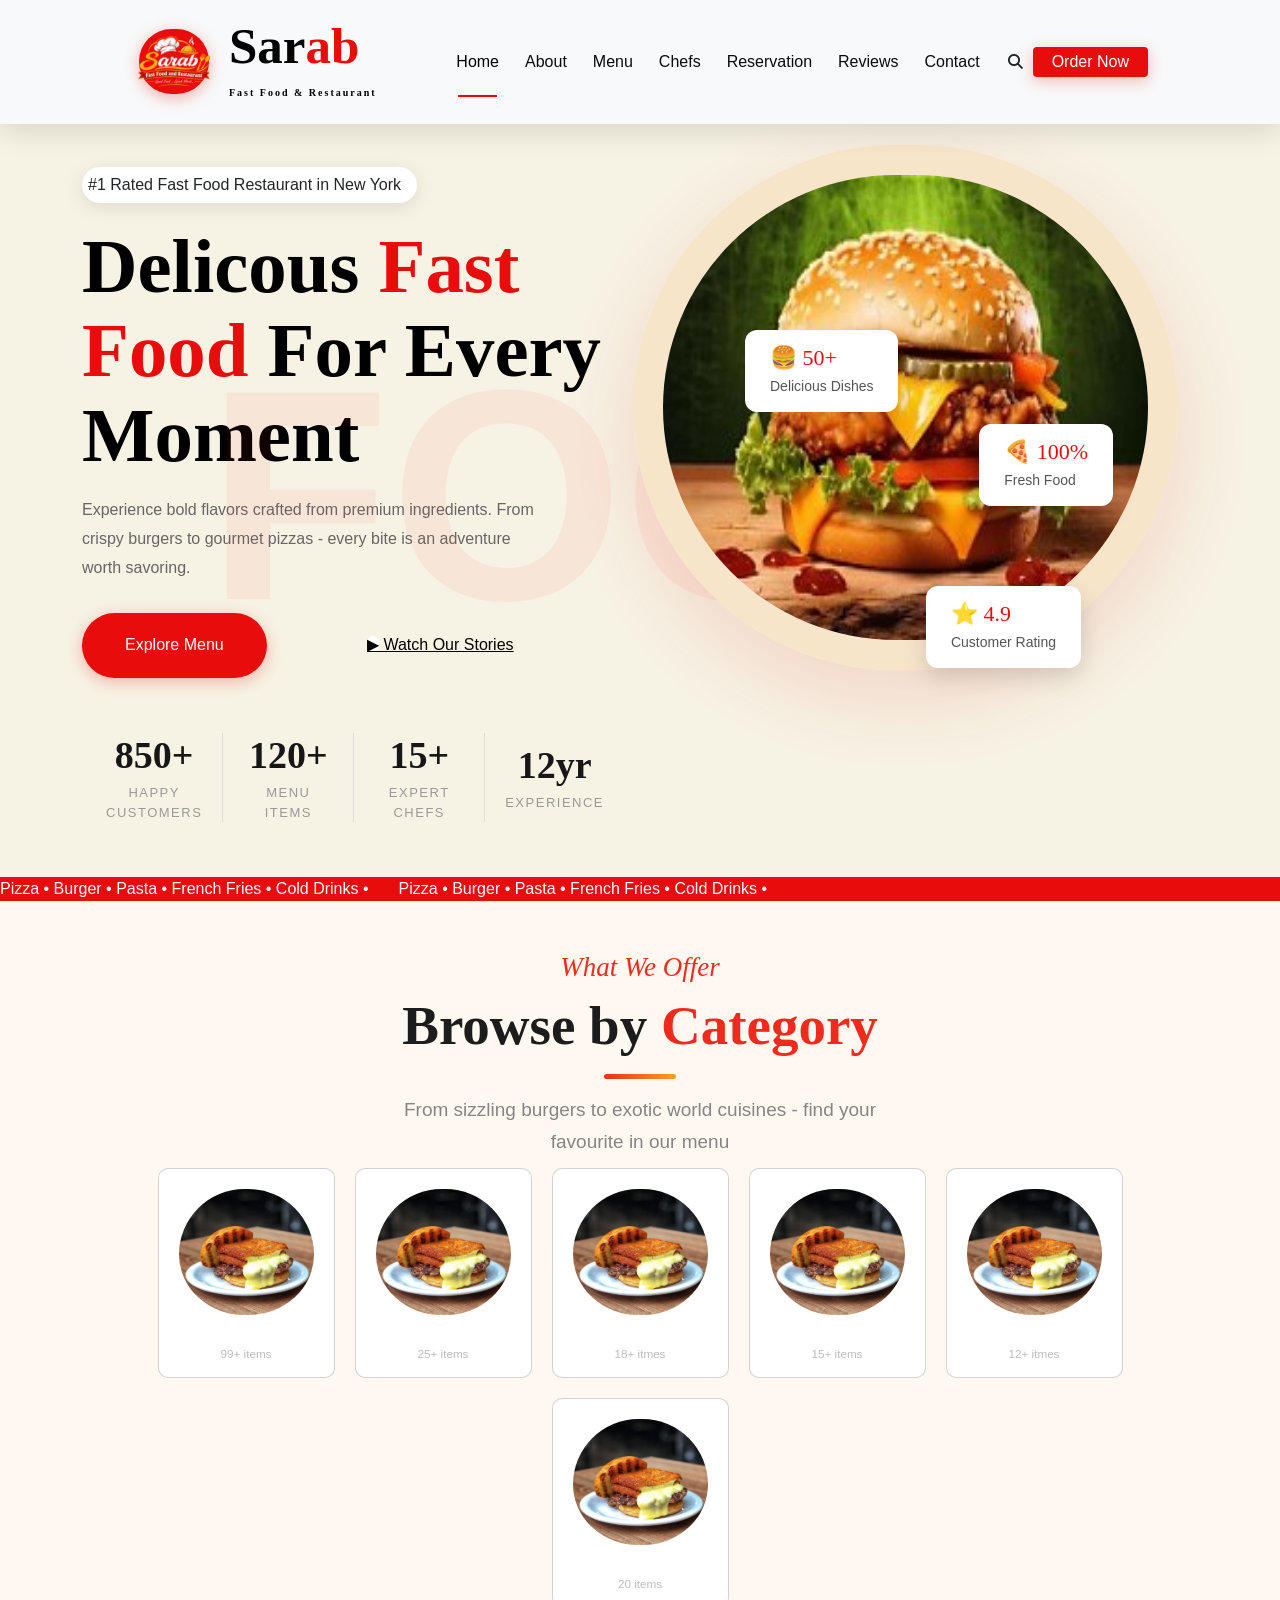
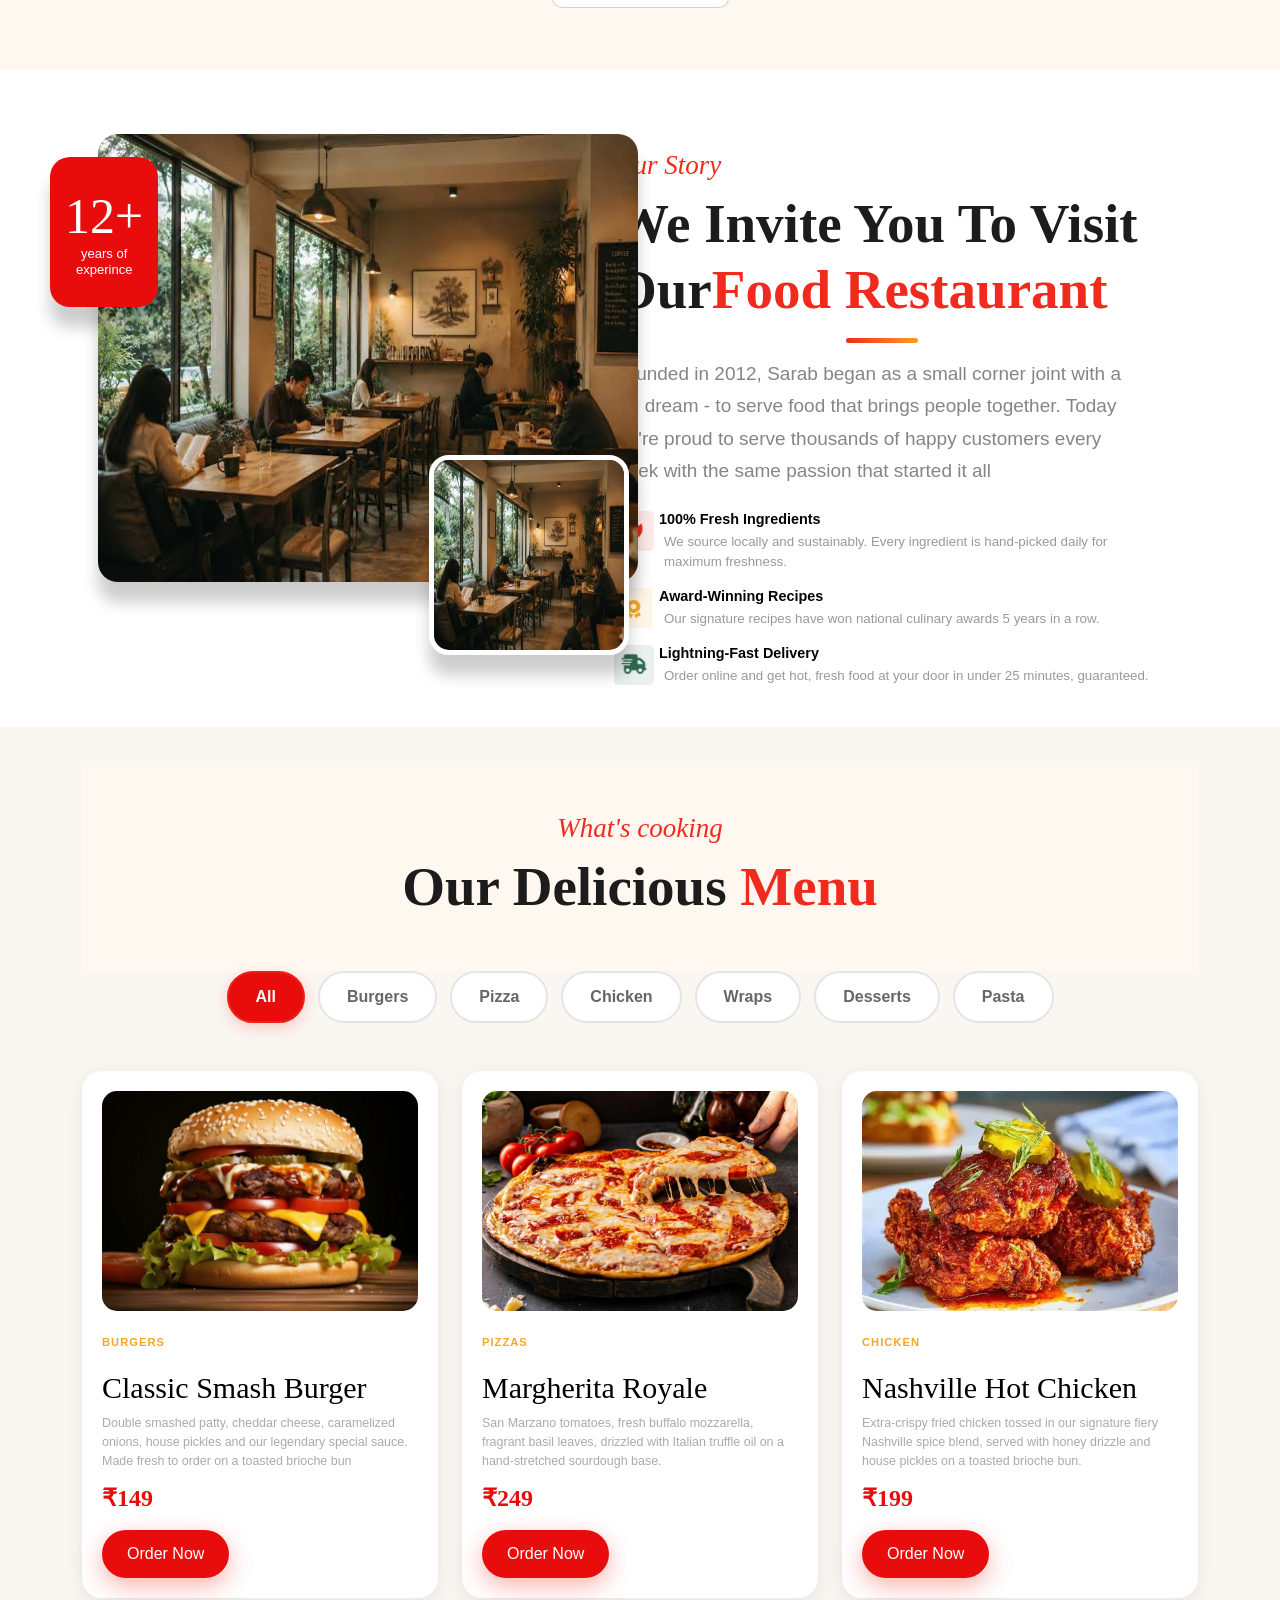
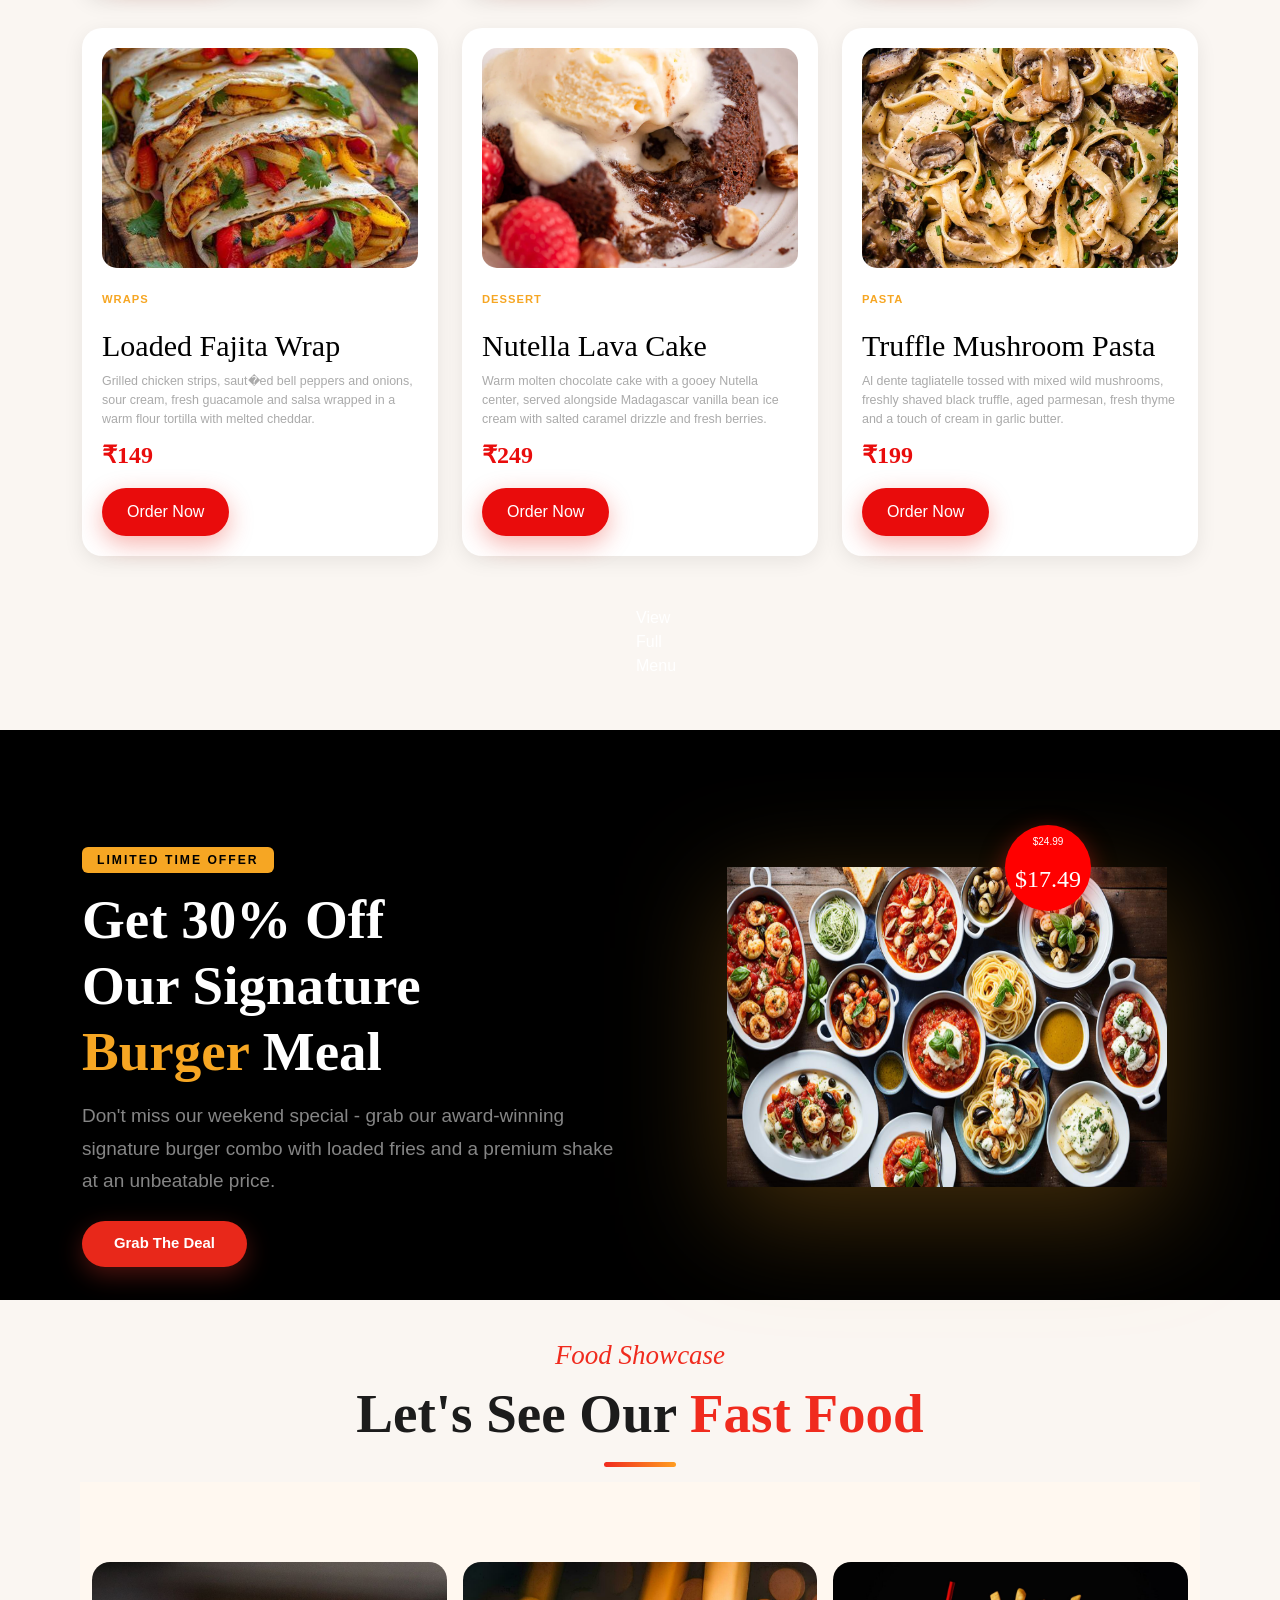
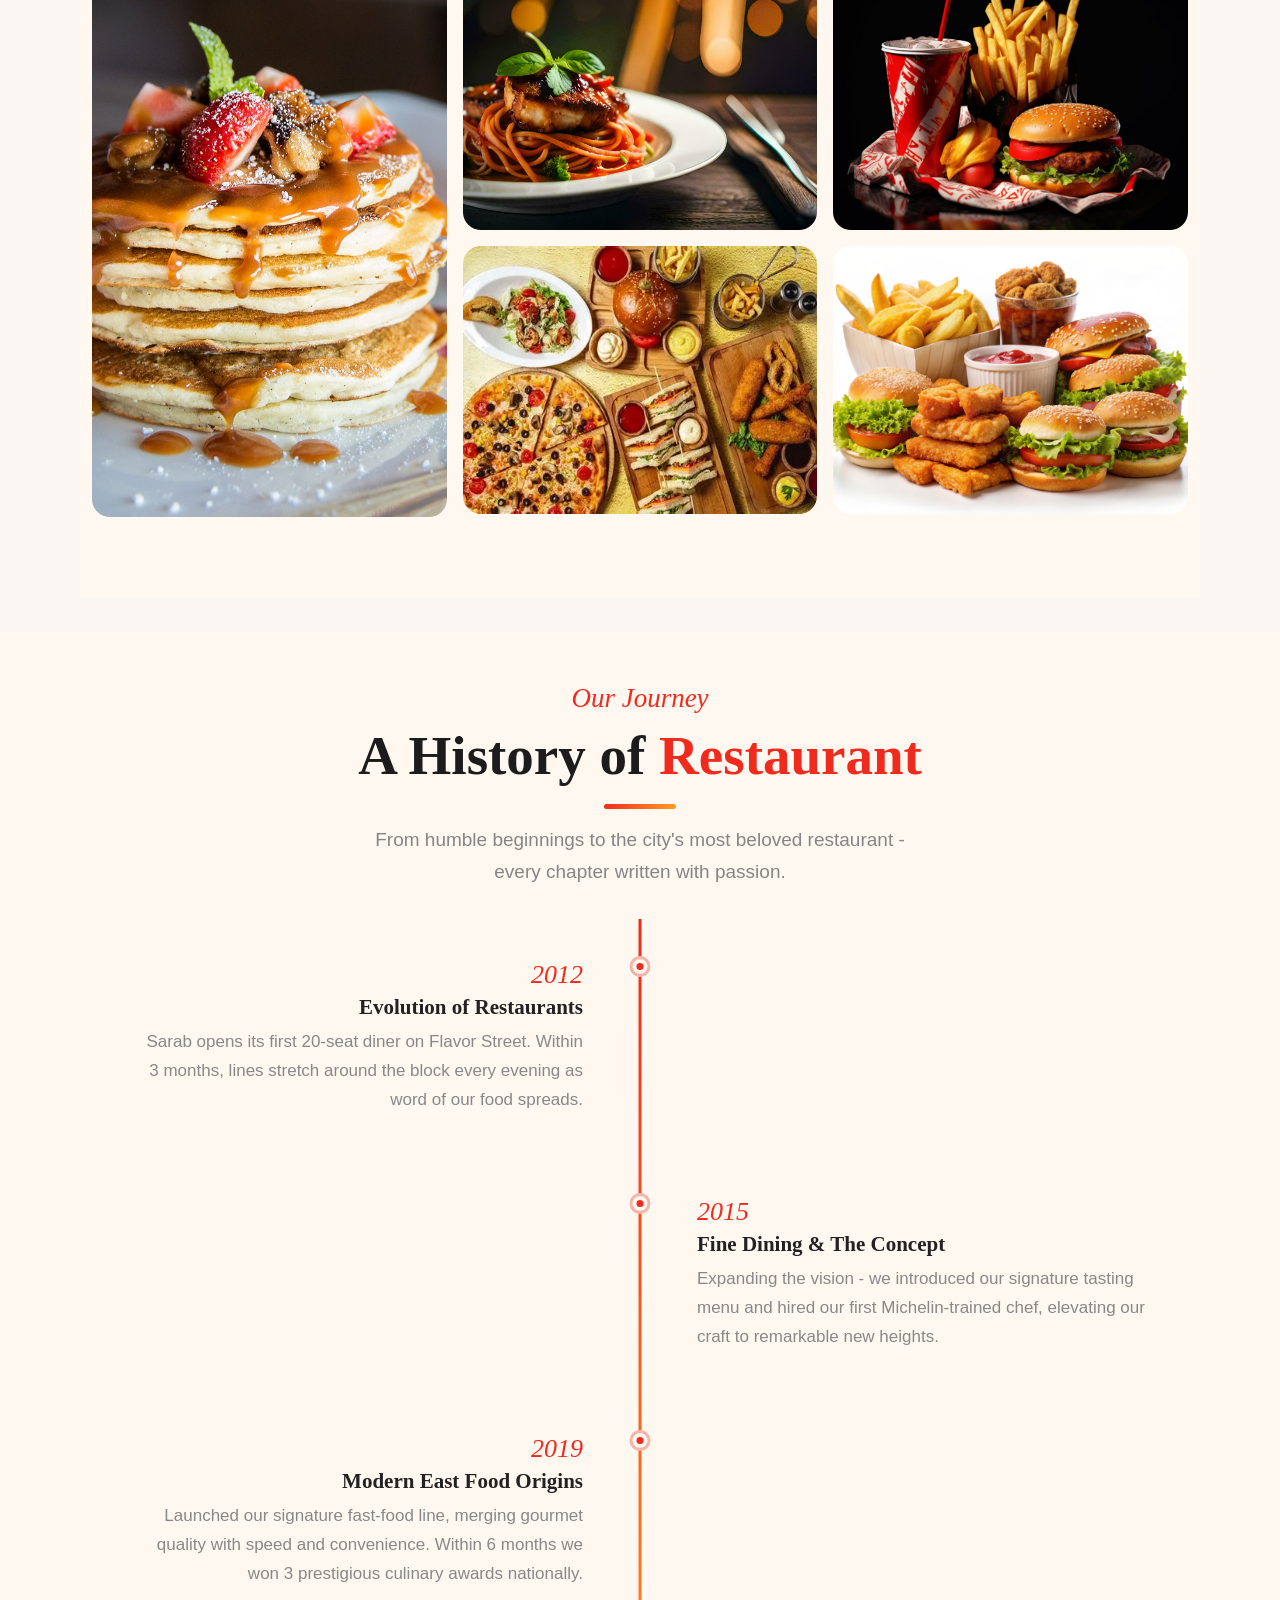
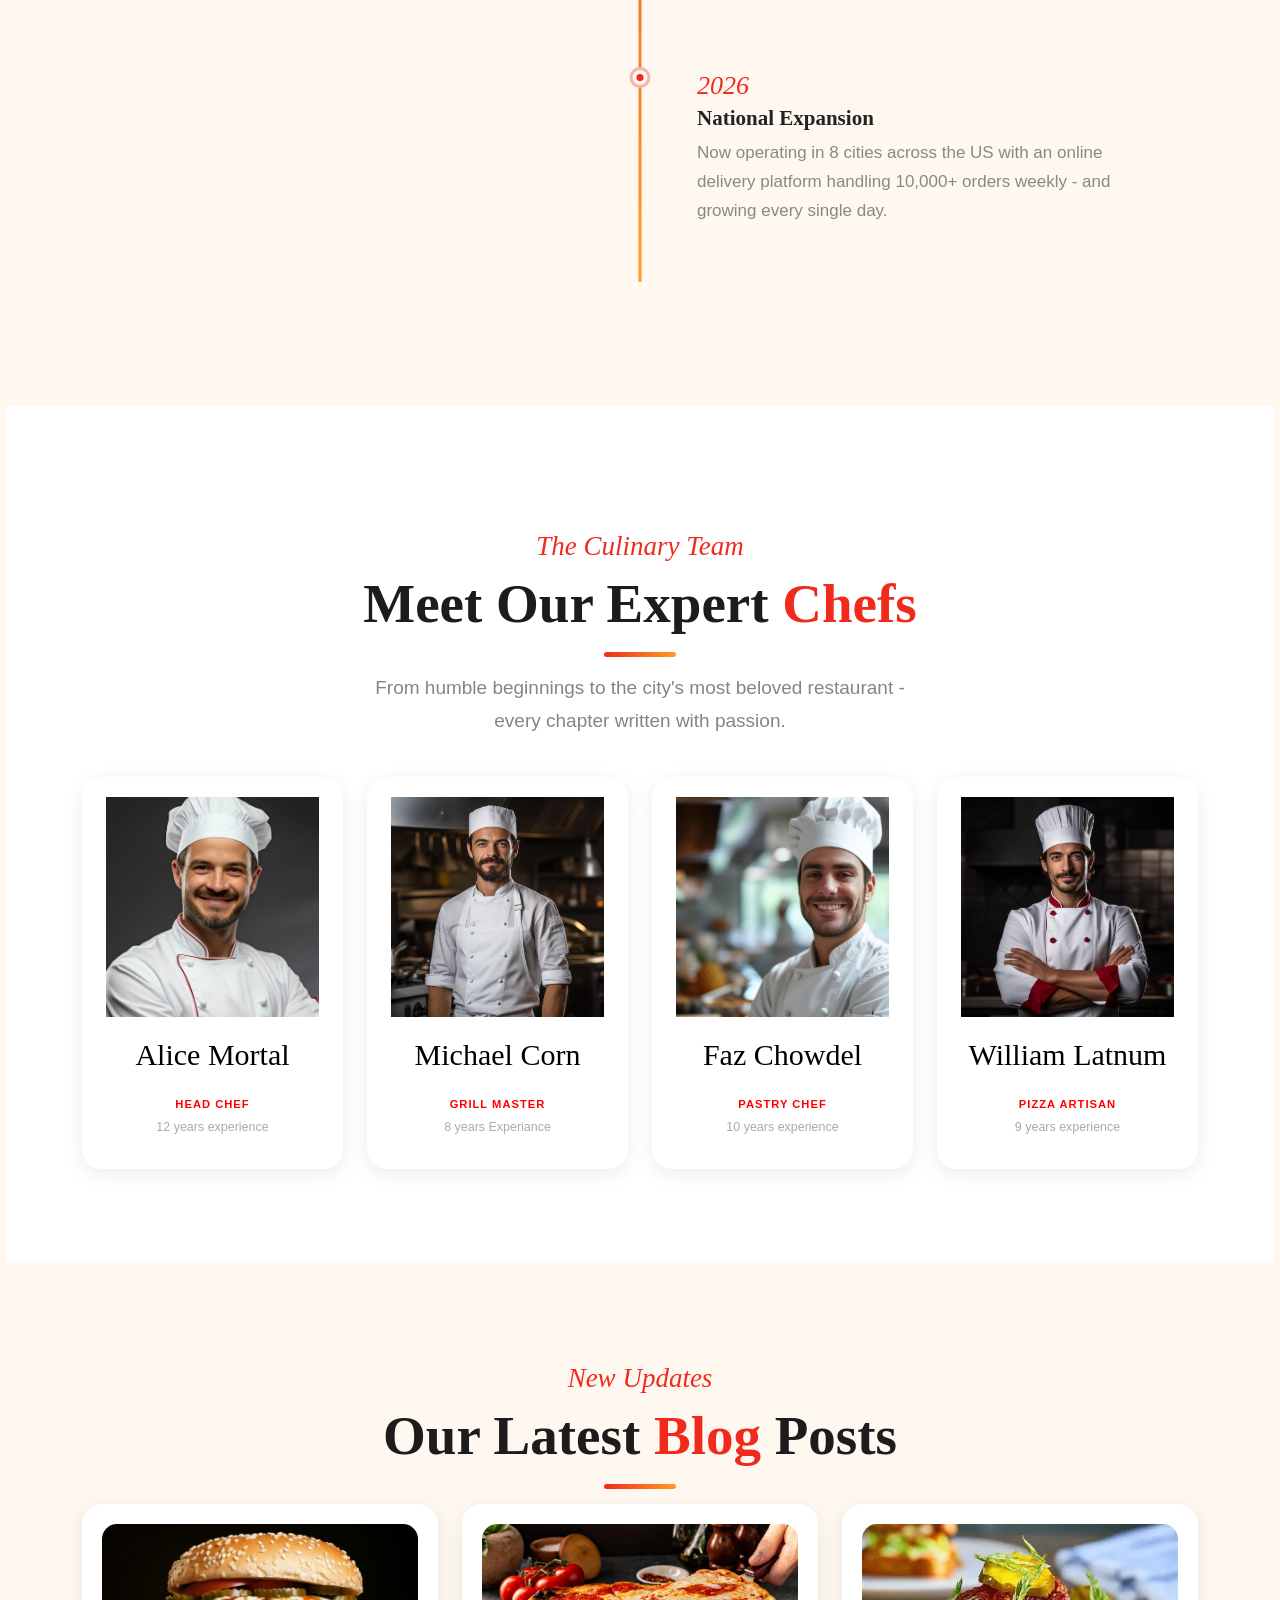
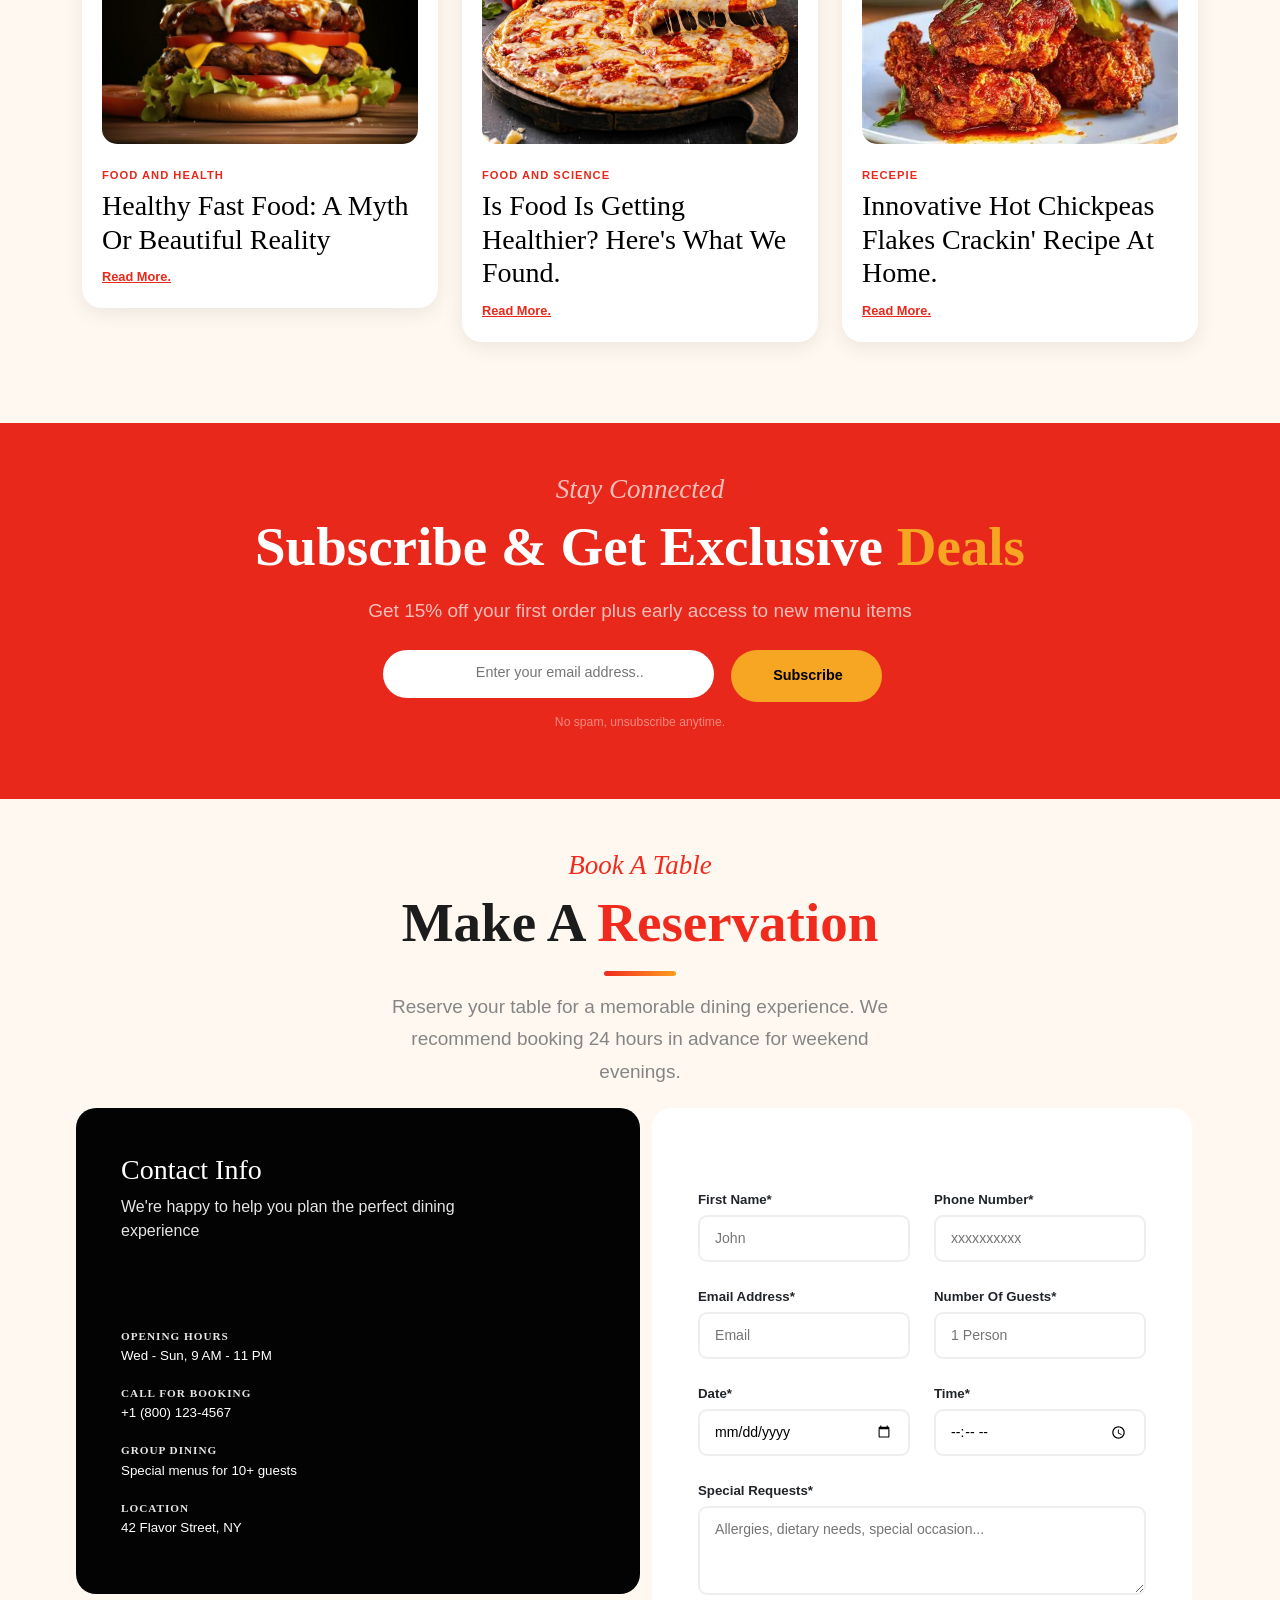
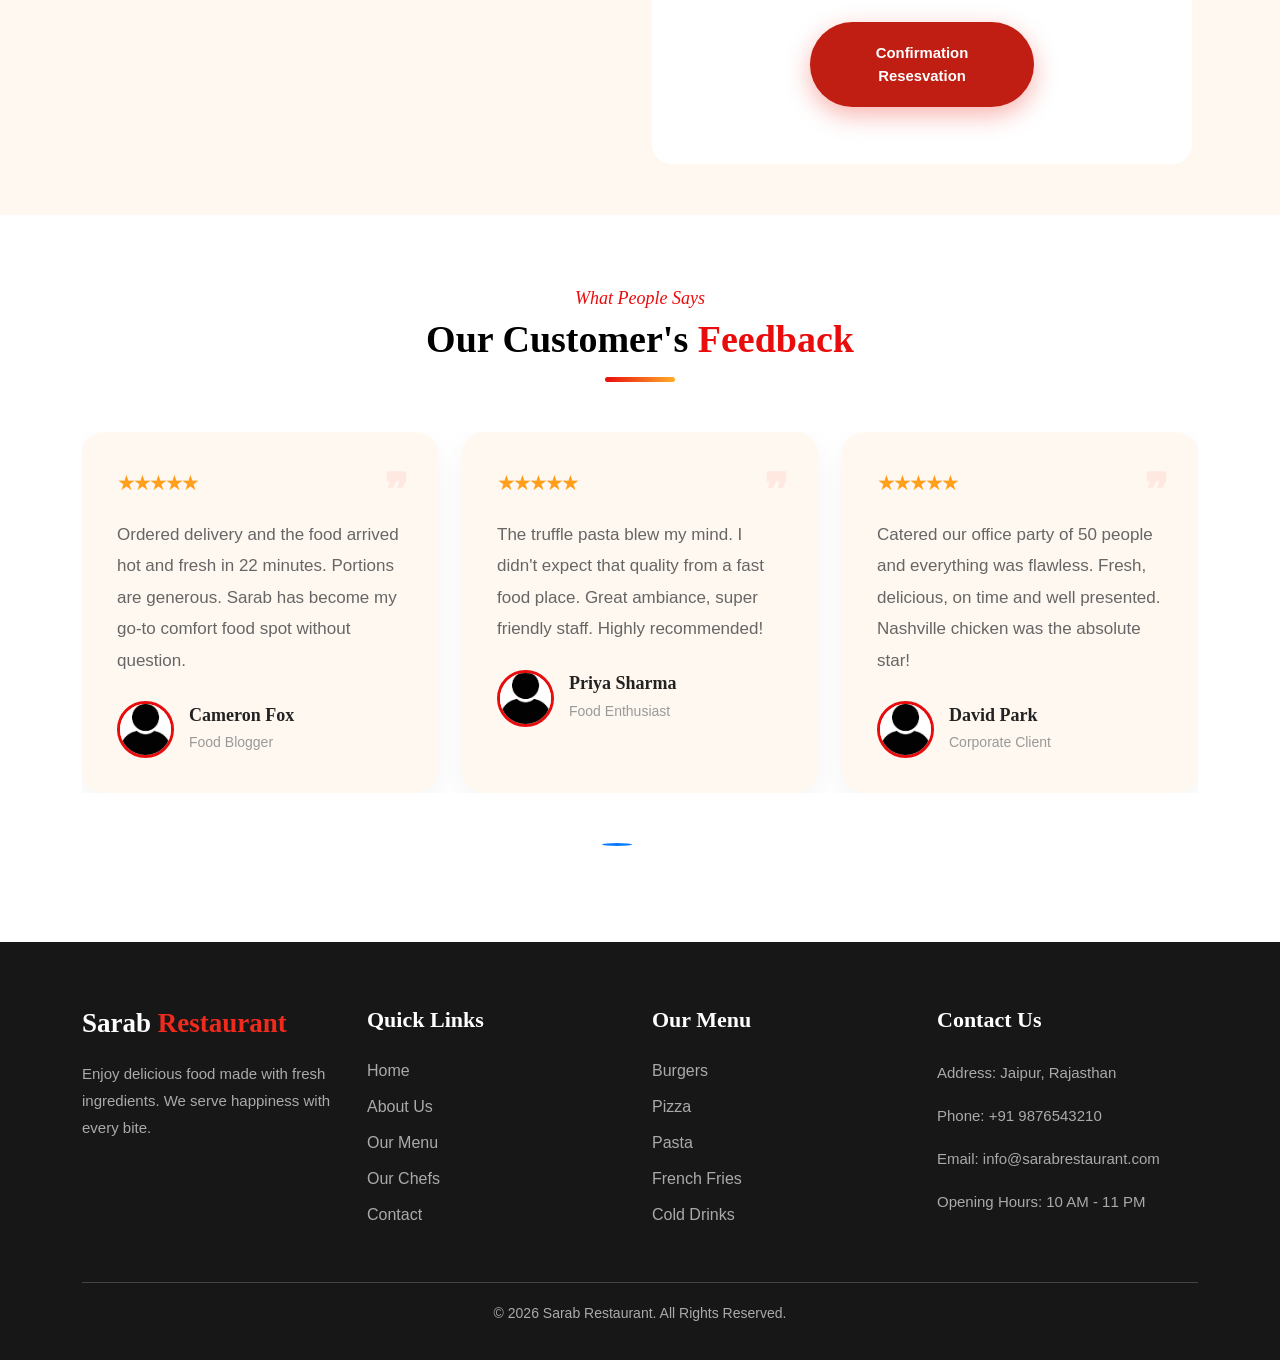
<file: index.html>
<!DOCTYPE html>
<html lang="en">

<head>
    <meta charset="UTF-8">
    <meta name="viewport" content="width=device-width, initial-scale=1.0">
    <title>sarab fast food & restaurant</title>
    <link href="https://cdn.jsdelivr.net/npm/bootstrap@5.0.2/dist/css/bootstrap.min.css" rel="stylesheet"
        integrity="sha384-EVSTQN3/azprG1Anm3QDgpJLIm9Nao0Yz1ztcQTwFspd3yD65VohhpuuCOmLASjC" crossorigin="anonymous">
    <link rel="stylesheet" href="https://cdnjs.cloudflare.com/ajax/libs/font-awesome/6.5.0/css/all.min.css">
    <link rel="stylesheet" href="foodpage.css">
</head>

<body>
    <header>
        <!--navbar-->
        <section>

            <nav id="navbar" class="navbar navbar-expand-lg navbar-light bg-light">
                <div class="container">
                    <a class="navbar-brand" href="#home">
                        <img src="Sarab Fast Food Logo.png" alt="Logo">
                    </a>

                    <div class="navbar-text-container">
                        <a href="#home">Sar<span>ab</span></a>
                        <p>Fast Food & Restaurant</p>
                    </div>
                    <button class="navbar-toggler" type="button" data-bs-toggle="collapse" data-bs-target="#navbarNav"
                        aria-controls="navbarNav" aria-expanded="false" aria-label="Toggle navigation">
                        <span class="navbar-toggler-icon"></span>
                    </button>
                    <div class="collapse navbar-collapse" id="navbarNav">
                        <ul class="navbar-nav navbar-links ms-auto">
                            <li class="nav-item">
                                <a class="nav-link active" aria-current="page" href="#home">Home</a>
                            </li>
                            <li class="nav-item">
                                <a class="nav-link" href="#about">About</a>
                            </li>
                            <li class="nav-item">
                                <a class="nav-link" href="#menu">Menu</a>
                            </li>
                            <li class="nav-item">
                                <a class="nav-link" href="#chefs">Chefs</a>
                            </li>
                            <li class="nav-item">
                                <a class="nav-link" href="#reservation">Reservation</a>
                            </li>
                            <li class="nav-item">
                                <a class="nav-link" href="#reviews">Reviews</a>
                            </li>
                            <li class="nav-item">
                                <a class="nav-link" href="#contact">Contact</a>
                            </li>
                        </ul>

                        <div class="search-box">
                            <i class="fa-solid fa-magnifying-glass"></i>
                        </div>
                        <div class="order-now">
                            <a href="#menu">Order Now</a>
                        </div>
                    </div>
            </nav>
            </div>

        </section>
    </header>


    <section id="home">

        <div class="container">
            <div class="background-text">
                FOOD
            </div>
            <div class="row align-items-center">
                <div class="col-12 col-md-6">

                    <p class="title1">#1 Rated Fast Food Restaurant in New York</p>


                    <h1 class="title">Delicous
                        <span>Fast</span> <span>Food</span> 
                        For Every <br>
                        Moment 
                    </h1>

                    <p class="title2">Experience bold flavors crafted from premium ingredients. From crispy burgers to
                        gourmet pizzas - every bite is an adventure worth savoring.</p>
                    <div class="row align-items-center">

                        <div class="col-6">
                            <a href="#menu">
                                <button class="redbutton">
                                    Explore Menu
                                </button>
                            </a>
                        </div>

                        <div class="col-6">
                            <a href="#services" class="watch">
                                <span class="play">▶</span>
                                Watch Our Stories
                            </a>
                        </div>
                    </div>
                    <section class="stats-section">

                        <div class="stats-box">
                            <h2>850+</h2>
                            <p>HAPPY CUSTOMERS</p>
                        </div>

                        <div class="stats-box">
                            <h2>120+</h2>
                            <p>MENU ITEMS</p>
                        </div>

                        <div class="stats-box">
                            <h2>15+</h2>
                            <p>EXPERT CHEFS</p>
                        </div>

                        <div class="stats-box">
                            <h2>12yr</h2>
                            <p>EXPERIENCE</p>
                        </div>

                    </section>
                </div>
                <div class="col-12 col-md-6 image-section">
                    <img class="img-fluid" src="image1.jpg" alt="Food Image">

                    <!-- Box 1 -->
                    <div class="floating-box box-one">
                        <h3>🍔 50+</h3>
                        <p>Delicious Dishes</p>
                    </div>

                    <!-- Box 2 -->
                    <div class="floating-box box-two">
                        <h3>⭐ 4.9</h3>
                        <p>Customer Rating</p>
                    </div>

                    <!-- Box 3 -->
                    <div class="floating-box box-three">
                        <h3>🍕 100%</h3>
                        <p>Fresh Food</p>
                    </div>
                </div>
            </div>
    </section>

    <!--marquee-->
    <section id="marquee">
        <div class="marquee">
            <div class="marquee-content">
                <span>Pizza • Burger • Pasta • French Fries • Cold Drinks •</span>
                <span>Pizza • Burger • Pasta • French Fries • Cold Drinks •</span>
            </div>
        </div>
    </section>

    <!--what we offer-->
    <section id="card">
        <div class="container">
            <div class="category-section">
                <p class="category-subtitle">What We Offer</p>

                <h1>Browse by <span>Category</span></h1>

                <div class="category-line"></div>

                <p class="category-description">
                    From sizzling burgers to exotic world cuisines - find your
                    <br>
                    favourite in our menu
                </p>

                <!--card-->
                <div class="row g3 justify-content-center">
                    <div class="card col-12 col-sm-12 col-md-4 col-lg-4">
                        <img src="foodimage1.jpg" alt="Avatar">
                        <div class="container">
                            <h4><b>All Items</b></h4>
                            <p>99+ items</p>
                        </div>
                    </div>
                    <div class="card col-12 col-sm-6 col-md-6 col-lg-6">
                        <img src="foodimage1.jpg" alt="Avatar">
                        <div class="container">
                            <h4><b>Burger</b></h4>
                            <p>25+ items</p>
                        </div>
                    </div>
                    <div class="card col-12 col-sm-6 col-md-6 col-lg-6">
                        <img src="foodimage1.jpg" alt="Avatar">
                        <div class="container">
                            <h4><b>Pizza</b></h4>
                            <p>18+ itmes</p>
                        </div>
                    </div>
                    <div class="card col-12 col-sm-6 col-md-6 col-lg-6">
                        <img src="foodimage1.jpg" alt="Avatar">
                        <div class="container">
                            <h4><b>Fried Chicken</b></h4>
                            <p>15+ items</p>
                        </div>
                    </div>
                    <div class="card col-12 col-sm-6 col-md-6 col-lg-6">
                        <img src="foodimage1.jpg" alt="Avatar">
                        <div class="container">
                            <h4><b>Wraps</b></h4>
                            <p>12+ itmes</p>
                        </div>
                    </div>
                    <div class="card col-12 col-sm-6 col-md-6 col-lg-6">
                        <img src="foodimage1.jpg" alt="Avatar">
                        <div class="container">
                            <h4><b>Desserts</b></h4>
                            <p>20 items</p>
                        </div>
                    </div>
                </div>
            </div>
        </div>
    </section>

    <!--about-->
    <section id="about">
        <div class="container">
            <div class="row align-items-center">

                <div class="story col-12 col-sm-6 col-md-6 col-lg-6">
                    <img src="cafe1.jpg" alt="cafe">
                    <h2 class="exp"><span>12+</span><br>years of <br>experince</h2>

                    <img class="img2" src="cafe1.jpg" alt="cafe">
                </div>

                <div class="story-section col-12 col-sm-6 col-md-6 col-lg-6">
                    <p class="category-subtitle">Our Story</p>

                    <h1>We Invite You To Visit Our<span>Food Restaurant</span></h1>

                    <div class="category-line"></div>

                    <p class="category-description">
                        Founded in 2012, Sarab began as a small corner joint with a big dream - to serve food that
                        brings people together. Today we're proud to serve thousands of happy customers every week with
                        the same passion that started it all
                    </p>
                    <br>


                    <div class="sub-section">
                        <img src="leaf.png" alt="leaf">
                        <h4> 100% Fresh Ingredients</h4>
                        <p>We source locally and sustainably. Every ingredient is hand-picked daily for maximum
                            freshness.
                        </p>

                        <img src="ribbon.png" alt="leaf">
                        <h4> Award-Winning Recipes</h4>
                        <p>Our signature recipes have won national culinary awards 5 years in a row.
                        </p>

                        <img src="car.png" alt="leaf">
                        <h4> Lightning-Fast Delivery</h4>
                        <p>Order online and get hot, fresh food at your door in under 25 minutes, guaranteed.
                        </p>

                    </div>

                </div>
            </div>
        </div>

    </section>

    <!--menu-->
    <section id="menu">
        <div class="container">
            <div class="category-section">
                <p class="category-subtitle">What's cooking</p>

                <h1>Our Delicious
                    <span>Menu</span>
                </h1>
            </div>



            <div class="menu-filter">

                <button class="filter-btn active" data-f="all">All</button>
                <button class="filter-btn" data-f="Burgers">Burgers</button>
                <button class="filter-btn" data-f="Pizza">Pizza</button>
                <button class="filter-btn" data-f="Chicken">Chicken</button>
                <button class="filter-btn" data-f="Wraps">Wraps</button>
                <button class="filter-btn" data-f="Desserts">Desserts</button>
                <button class="filter-btn" data-f="Pasta">Pasta</button>

            </div>


            <br><br>

            <div class="row d-flex">


                <div class="col-lg-4 col-md-6 col-12 menu-item Burgers">
                    <div class="menu-card">
                        <img src="burger.jpg" alt="Burger">
                        <p>Burgers</p>
                        <h3>Classic Smash Burger</h3>
                        <h5>Double smashed patty, cheddar cheese, caramelized onions, house pickles and our legendary
                            special sauce. Made fresh to order on a toasted brioche bun</h5>
                        <h4>₹149</h4>
                        <button>Order Now</button>
                    </div>
                </div>

                <div class="col-lg-4 col-md-6 col-12 menu-item Pizza">
                    <div class="menu-card">
                        <img src="pizza.jpg" alt="Pizza">
                        <p>Pizzas</p>
                        <h3>Margherita Royale</h3>
                        <h5>San Marzano tomatoes, fresh buffalo mozzarella, fragrant basil leaves, drizzled with Italian
                            truffle oil on a hand-stretched sourdough base.</h5>
                        <h4>₹249</h4>
                        <button>Order Now</button>
                    </div>
                </div>

                <div class="col-lg-4 col-md-6 col-12 menu-item Chicken">
                    <div class="menu-card">
                        <img src="hot chicken.webp" alt="chicken">
                        <p>Chicken</p>
                        <h3>Nashville Hot Chicken</h3>
                        <h5>Extra-crispy fried chicken tossed in our signature fiery Nashville spice blend, served with
                            honey drizzle and house pickles on a toasted brioche bun.
                        </h5>
                        <h4>₹199</h4>
                        <button>Order Now</button>
                    </div>
                </div>


                <div class="col-lg-4 col-md-6 col-12 menu-item Wraps">
                    <div class="menu-card">
                        <img src="wrap.jpg" alt="wrap">
                        <p>Wraps</p>
                        <h3>Loaded Fajita Wrap
                        </h3>
                        <h5>Grilled chicken strips, saut�ed bell peppers and onions, sour cream, fresh guacamole and
                            salsa wrapped in a warm flour tortilla with melted cheddar.
                        </h5>
                        <h4>₹149</h4>
                        <button>Order Now</button>
                    </div>
                </div>

                <div class="col-lg-4 col-md-6 col-12 menu-item Desserts">
                    <div class="menu-card">
                        <img src="cake.webp" alt="dessert">
                        <p>Dessert</p>
                        <h3>Nutella Lava Cake
                        </h3>
                        <h5>Warm molten chocolate cake with a gooey Nutella center, served alongside Madagascar vanilla
                            bean ice cream with salted caramel drizzle and fresh berries.
                        </h5>
                        <h4>₹249</h4>
                        <button>Order Now</button>
                    </div>
                </div>

                <div class="col-lg-4 col-md-6 col-12 menu-item Pasta">
                    <div class="menu-card">
                        <img src="pasta.jpg" alt="Pasta">
                        <p>Pasta</p>
                        <h3>Truffle Mushroom Pasta
                        </h3>
                        <h5>Al dente tagliatelle tossed with mixed wild mushrooms, freshly shaved black truffle, aged
                            parmesan, fresh thyme and a touch of cream in garlic butter.
                        </h5>
                        <h4>₹199</h4>
                        <button>Order Now</button>
                    </div>
                </div>

            </div>
            <div class="full-menu">
                <a href="#menu">
                    <p>View Full Menu</p>
                </a>
            </div>
        </div>
    </section>

    <section class="offer-section">
        <div class="container">
            <div class="row align-items-center">
                <div class="col-12 col-md-6 col-sm-6 col-lg-6">
                    <br><br><br>
                    <p class="limited"> Limited Time Offer</p>

                    <h1>Get 30% Off
                        <br>
                        Our Signature
                        <br>
                        <span>Burger</span> Meal
                    </h1>
                    <p class="offer-description">
                        Don't miss our weekend special - grab our award-winning signature burger combo with loaded fries
                        and a premium shake at an unbeatable price.
                    </p>
                    <br>
                    <h4 class="deal">Grab The Deal</h4>
                </div>
                <div class="offer-img col-12 col-md-6 col-sm-6 col-lg-6">
                    <div class="offer">
                        <p>$24.99</p>
                        <h4>$17.49</h4>
                    </div>
                    <img src="Southern-Italian-Dishes.jpg" alt="south italian dishes">
                </div>
            </div>
        </div>
    </section>

    <section id="menu" class="category-section">
        <p class="category-subtitle">Food Showcase</p>

        <h1>Let's See Our <span>Fast Food</span></h1>

        <div class="category-line"></div>

        <section class="food-gallery">
            <div class="container-fluid">
                <div class="row g-3">


                    <div class="col-md-4">
                        <div class="gallery-img big-img">
                            <img src="cake2.jpg" alt="Burger">
                        </div>
                    </div>


                    <div class="col-6 col-sm-6 col-md-4">
                        <div class="gallery-img small-img mb-3">
                            <img src="noodle.jpg" alt="Pizza">
                        </div>

                        <div class="gallery-img small-img">
                            <img src="pizza burger.webp" alt="pizza burger">
                        </div>
                    </div>

                    <div class="col-6 col-sm-6 col-md-4">
                        <div class="gallery-img small-img mb-3">
                            <img src="fries.jpg" alt="fries">
                        </div>

                        <div class="gallery-img small-img">
                            <img src="snacks.avif" alt="snacks">
                        </div>
                    </div>

                </div>
            </div>
        </section>
    </section>

    <section id="history" class="category-section">
        <p class="category-subtitle">Our Journey</p>

        <h1>A History of <span>Restaurant</span></h1>

        <div class="category-line"></div>

        <p class="category-description">
            From humble beginnings to the city's most beloved restaurant -
            <br>
            every chapter written with passion.

        </p>
        <section class="history-section">
            <div class="container">

                <div class="timeline">

                    <!-- 2012 LEFT -->
                    <div class="row timeline-item">
                        <div class="col-md-6 left">
                            <div class="timeline-content">
                                <h3>2012</h3>
                                <h4>Evolution of Restaurants</h4>
                                <p>
                                    Sarab opens its first 20-seat diner on Flavor Street.
                                    Within 3 months, lines stretch around the block
                                    every evening as word of our food spreads.
                                </p>
                            </div>
                        </div>

                        <div class="col-md-6"></div>
                    </div>

                    <!-- 2015 RIGHT -->
                    <div class="row timeline-item">
                        <div class="col-md-6"></div>

                        <div class="col-md-6 right">
                            <div class="timeline-content">
                                <h3>2015</h3>
                                <h4>Fine Dining & The Concept</h4>
                                <p>
                                    Expanding the vision - we introduced our signature
                                    tasting menu and hired our first Michelin-trained
                                    chef, elevating our craft to remarkable new heights.
                                </p>
                            </div>
                        </div>
                    </div>

                    <!-- 2019 LEFT -->
                    <div class="row timeline-item">
                        <div class="col-md-6 left">
                            <div class="timeline-content">
                                <h3>2019</h3>
                                <h4>Modern East Food Origins</h4>
                                <p>
                                    Launched our signature fast-food line, merging
                                    gourmet quality with speed and convenience.
                                    Within 6 months we won 3 prestigious culinary awards nationally.
                                </p>
                            </div>
                        </div>

                        <div class="col-md-6"></div>
                    </div>

                    <!-- 2026 RIGHT -->
                    <div class="row timeline-item">
                        <div class="col-md-6"></div>

                        <div class="col-md-6 right">
                            <div class="timeline-content">
                                <h3>2026</h3>
                                <h4>National Expansion</h4>
                                <p>
                                    Now operating in 8 cities across the US with an
                                    online delivery platform handling 10,000+
                                    orders weekly - and growing every single day.
                                </p>
                            </div>
                        </div>
                    </div>

                </div>
            </div>
        </section>
    </section>

    <section id="chefs">

        <div class="category-section">

            <div class="culinary-team">

                <br><br><br><br><br>
                <p class="category-subtitle">The Culinary Team</p>

                <h1>Meet Our Expert <span>Chefs</span></h1>

                <div class="category-line"></div>

                <p class="category-description">
                    From humble beginnings to the city's most beloved restaurant -
                    <br>
                    every chapter written with passion.
                </p>
                <div class="container">
                    <div class="row d-flex">


                        <div class="col-lg-3 col-md-6 col-sm-6 col-12">
                            <div class="cluinary-card">
                                <img src="chef.jpg" alt="chef">

                                <h3>Alice Mortal</h3>
                                <p>Head Chef</p>
                                <h5>12 years experience</h5>
                            </div>
                        </div>
                        <div class="col-lg-3 col-md-6 col-sm-6 col-12">
                            <div class="cluinary-card">
                                <img src="chef1.jpg" alt="chef1">
                                <h3>Michael Corn</h3>
                                <p>grill master</p>
                                <h5>8 years Experiance</h5>
                            </div>
                        </div>
                        <div class="col-lg-3 col-md-6 col-sm-6 col-12">
                            <div class="cluinary-card">
                                <img src="chef2.jpeg" alt="chef2">

                                <h3>Faz Chowdel </h3>
                                <p>Pastry Chef</p>
                                <h5>10 years experience</h5>
                            </div>
                        </div>
                        <div class="col-lg-3 col-md-6 col-sm-6 col-12">
                            <div class="cluinary-card">
                                <img src="chef3.jpg" alt="chef3">

                                <h3>William Latnum</h3>
                                <p>Pizza Artisan</p>
                                <h5>9 years experience</h5>
                            </div>
                        </div>
                    </div>
                </div>
            </div>
        </div>
    </section>

    <section id="updates" class="category-section">
        <p class="category-subtitle">New Updates</p>

        <h1>Our Latest <span>Blog</span> Posts</h1>

        <div class="category-line"></div>
        <div class="container">
            <div class="row">


                <div class="col-lg-4 col-md-6 col-12">
                    <div class="blog-post">
                        <img src="burger.jpg" alt="Burger">
                        <p>Food And Health</p>
                        <h3>Healthy Fast Food: A Myth Or Beautiful Reality</h3>

                        <a href="#" class="read-more">Read More.</a>
                    </div>
                </div>

                <div class="col-lg-4 col-md-6 col-12">
                    <div class="blog-post">
                        <img src="pizza.jpg" alt="Pizza">
                        <p>Food And Science</p>
                        <h3>Is Food Is Getting Healthier? Here's What We Found.</h3>
                        <a href="#" class="read-more">Read More.</a>
                    </div>
                </div>

                <div class="col-lg-4 col-md-6 col-12">
                    <div class="blog-post">
                        <img src="hot chicken.webp" alt="Pasta">
                        <p>Recepie</p>
                        <h3>Innovative Hot Chickpeas Flakes Crackin' Recipe At Home.</h3>
                        <a href="#" class="read-more">Read More.</a>
                    </div>
                </div>

    </section>

    <section id="subscription" class="subscription-section">
        <div class="container">

            <p class="subscription-subtitle">Stay Connected</p>

            <h1>Subscribe & Get Exclusive <span>Deals</span></h1>

            <p class="subscription-description">
                Get 15% off your first order plus early access to new menu items
            </p>
            <div class="row d-flex">

                <div class="subscription-mail col-12 col-sm-6 col-lg-6">
                    <label for="mail"></label>
                    <input class="mail" type="email" id="Email" name="Email" placeholder="Enter your email address.. ">
                </div>

                <button class="subscribe-button col-12 col-sm-6" type="submit">
                    <p>Subscribe</p>
                </button>
                <p class="spam-description">No spam, unsubscribe anytime.</p>

            </div>
        </div>
    </section>

    <section id="reservation">

        <div class="container">

            <div class="category-section">
                <p class="category-subtitle">Book A Table</p>

                <h1>Make A <span>Reservation</span></h1>

                <div class="category-line"></div>

                <p class="category-description">
                    Reserve your table for a memorable dining experience. We
                    <br> recommend booking 24 hours in advance for weekend
                    <br> evenings.

                </p>


                <div class="row d-flex">
                    <div class="contact-details col-lg-6 col-md-6 col-sm-6 col-12">
                        <h3>Contact Info</h3>
                        <p>We're happy to help you plan the perfect dining <br> experience</p>
                        <br><br>
                        <h4>Opening Hours</h4>
                        <h5>Wed - Sun, 9 AM - 11 PM</h5>

                        <h4>Call for Booking</h4>
                        <h5>+1 (800) 123-4567</h5>

                        <h4>Group Dining</h4>
                        <h5>Special menus for 10+ guests</h5>

                        <h4>Location</h4>
                        <h5>42 Flavor Street, NY</h5>
                    </div>
                    <div class=" col-lg-6 col-md-6 col-sm-6 col-12">
                        <form class="form-details">
                            <div class="row d-flex">
                                <div class="col-lg-6 col-md-6 col-12">
                                    <label for="Fullname">First Name*</label><br>
                                    <input type="text" id="Fullname" name="fname" placeholder="John">
                                </div>
                                <div class="col-lg-6 col-md-6 col-sm-6 col-12">

                                    <label for="Phone Number*">Phone Number*</label><br>
                                    <input type="text" id="fname" name="fname" placeholder="xxxxxxxxxx">
                                </div>
                            </div>

                            <div class="row d-flex">
                                <div class="col-lg-6 col-md-6 col-sm-6 col-12">
                                    <label for="mail">Email Address*</label><br>
                                    <input type="email" id="Email" name="Email" placeholder="Email">
                                </div>
                                <div class="col-lg-6 col-md-6 col-12">

                                    <label for="Phone Number*">Number Of Guests*</label><br>
                                    <input type="number" id="number" name="1 person" placeholder="1 Person">
                                </div>
                            </div>

                            <div class="row d-flex">
                                <div class="col-lg-6 col-md-6 col-sm-6 col-12">
                                    <label for="Fullname">Date*</label><br>
                                    <input type="date" id="date" name="date">
                                </div>
                                <div class="col-lg-6 col-md-6 col-sm-6 col-12">

                                    <label for="Phone Number*">Time*</label><br>
                                    <input type="time" id="time" name="time" value="9:00">

                                </div>
                            </div>
                            <div class="request">
                                <label for="message">Special Requests*</label><br>
                                <textarea rows="3" name="comment"
                                    placeholder="Allergies, dietary needs, special occasion..."></textarea>
                            </div>
                            <div>
                                <button class="reservation col-12 col-sm-6 col-md-6 col-lg-6" type="submit">
                                    Confirmation Resesvation
                                </button>
                            </div>
                        </form>
                    </div>
                </div>
            </div>
        </div>
    </section>

    <section id="reviews" class="reviews-section">

        <div class="container">

            <p class="category-subtitle">What People Says</p>

            <h1>Our Customer's <span>Feedback</span></h1>

            <div class="category-line"></div>

            <!-- Review Slider -->
            <div id="reviewSlider" class="carousel slide" data-bs-ride="carousel" data-bs-interval="3000"
                data-bs-pause="false" data-bs-wrap="true">

                <div class="carousel-inner">

                    <!-- Slide 1 -->
                    <div class="carousel-item active">
                        <div class="row g-4">

                            <!-- Review 1 -->
                            <div class="col-lg-4 col-md-6 col-12">
                                <div class="review-card">

                                    <div class="stars">★★★★★</div>
                                    <div class="quote">❞</div>

                                    <p class="review-text">
                                        Ordered delivery and the food arrived hot and
                                        fresh in 22 minutes. Portions are generous.
                                        Sarab has become my go-to comfort food spot
                                        without question.
                                    </p>

                                    <div class="customer-info">
                                        <img src="person logo.webp" alt="person logo">

                                        <div>
                                            <h4>Cameron Fox</h4>
                                            <span>Food Blogger</span>
                                        </div>
                                    </div>

                                </div>
                            </div>

                            <!-- Review 2 -->
                            <div class="col-lg-4 col-md-6 col-12">
                                <div class="review-card">

                                    <div class="stars">★★★★★</div>
                                    <div class="quote">❞</div>

                                    <p class="review-text">
                                        The truffle pasta blew my mind. I didn't expect
                                        that quality from a fast food place. Great
                                        ambiance, super friendly staff. Highly recommended!
                                    </p>

                                    <div class="customer-info">
                                        <img src="person logo.webp" alt="person logo">

                                        <div>
                                            <h4>Priya Sharma</h4>
                                            <span>Food Enthusiast</span>
                                        </div>
                                    </div>

                                </div>
                            </div>

                            <!-- Review 3 -->
                            <div class="col-lg-4 col-md-6 col-12">
                                <div class="review-card">

                                    <div class="stars">★★★★★</div>
                                    <div class="quote">❞</div>

                                    <p class="review-text">
                                        Catered our office party of 50 people and
                                        everything was flawless. Fresh, delicious,
                                        on time and well presented. Nashville chicken
                                        was the absolute star!
                                    </p>

                                    <div class="customer-info">
                                        <img src="person logo.webp" alt="person logo">

                                        <div>
                                            <h4>David Park</h4>
                                            <span>Corporate Client</span>
                                        </div>
                                    </div>

                                </div>
                            </div>

                        </div>
                    </div>

                    <!-- Slide 2 -->
                    <div class="carousel-item">
                        <div class="row g-4">

                            <!-- Review 4 -->
                            <div class="col-lg-4 col-md-6 col-12">
                                <div class="review-card">

                                    <div class="stars">★★★★★</div>
                                    <div class="quote">❞</div>

                                    <p class="review-text">
                                        Amazing food and excellent service.
                                        Everything was fresh and delicious.
                                        I will definitely visit again!
                                    </p>

                                    <div class="customer-info">
                                        <img src="person logo.webp" alt="person logo">

                                        <div>
                                            <h4>Rahul Mehta</h4>
                                            <span>Regular Customer</span>
                                        </div>
                                    </div>

                                </div>
                            </div>

                            <!-- Review 5 -->
                            <div class="col-lg-4 col-md-6 col-12">
                                <div class="review-card">

                                    <div class="stars">★★★★★</div>
                                    <div class="quote">❞</div>

                                    <p class="review-text">
                                        Loved the burgers and crispy fries.
                                        The atmosphere was wonderful and
                                        the staff was very friendly.
                                    </p>

                                    <div class="customer-info">
                                        <img src="person logo.webp" alt="person logo">

                                        <div>
                                            <h4>Neha Verma</h4>
                                            <span>Food Lover</span>
                                        </div>
                                    </div>

                                </div>
                            </div>

                            <!-- Review 6 -->
                            <div class="col-lg-4 col-md-6 col-12">
                                <div class="review-card">

                                    <div class="stars">★★★★★</div>
                                    <div class="quote">❞</div>

                                    <p class="review-text">
                                        Great taste, beautiful presentation
                                        and quick delivery. Sarab Restaurant
                                        is one of my favourite food places!
                                    </p>

                                    <div class="customer-info">
                                        <img src="person logo.webp" alt="person logo">

                                        <div>
                                            <h4>Arjun Singh</h4>
                                            <span>Food Blogger</span>
                                        </div>
                                    </div>

                                </div>
                            </div>

                        </div>
                    </div>

                </div>

                <!-- Slider Dots -->
                <div class="carousel-indicators review-dots">

                    <button type="button" data-bs-target="#reviewSlider" data-bs-slide-to="0" class="active">
                    </button>

                    <button type="button" data-bs-target="#reviewSlider" data-bs-slide-to="1">
                    </button>


                </div>

            </div>

        </div>

    </section>

    <footer id="contact" class="footer-section">
        <div class="container">
            <div class="row">

                <!-- Column 1 -->
                <div class="col-lg-3 col-md-3 col-sm-3 col-3">
                    <div class="footer-box">
                        <h2>Sarab <span>Restaurant</span></h2>

                        <p>
                            Enjoy delicious food made with fresh ingredients.
                            We serve happiness with every bite.
                        </p>
                    </div>
                </div>

                <!-- Column 2 -->
                <div class="col-lg-3 col-md-3 col-sm-3 col-3">
                    <div class="footer-box">
                        <h3>Quick Links</h3>

                        <ul>
                            <li><a href="#home">Home</a></li>
                            <li><a href="#about">About Us</a></li>
                            <li><a href="#menu">Our Menu</a></li>
                            <li><a href="#chefs">Our Chefs</a></li>
                            <li><a href="#contact">Contact</a></li>
                        </ul>
                    </div>
                </div>

                <!-- Column 3 -->
                <div class="col-lg-3 col-md-3 col-sm-3 col-3">
                    <div class="footer-box">
                        <h3>Our Menu</h3>

                        <ul>
                            <li><a href="#">Burgers</a></li>
                            <li><a href="#">Pizza</a></li>
                            <li><a href="#">Pasta</a></li>
                            <li><a href="#">French Fries</a></li>
                            <li><a href="#">Cold Drinks</a></li>
                        </ul>
                    </div>
                </div>

                <!-- Column 4 -->
                <div class="col-lg-3 col-md-3 col-sm-3  col-3">
                    <div class="footer-box">
                        <h3>Contact Us</h3>

                        <p>Address: Jaipur, Rajasthan</p>
                        <p>Phone: +91 9876543210</p>
                        <p>Email: info@sarabrestaurant.com</p>

                        <p>Opening Hours: 10 AM - 11 PM</p>
                    </div>
                </div>

            </div>

            <!-- Bottom Footer -->
            <div class="footer-bottom">
                <p>© 2026 Sarab Restaurant. All Rights Reserved.</p>
            </div>

        </div>
    </footer>



    <script src="https://cdn.jsdelivr.net/npm/bootstrap@5.0.2/dist/js/bootstrap.bundle.min.js"></script>

    <script>

        let filterButtons = document.querySelectorAll(".filter-btn");
        let menuItems = document.querySelectorAll(".menu-item");

        filterButtons.forEach(button => {

            button.addEventListener("click", function () {

                let category = this.getAttribute("data-f");

                // Active class remove
                filterButtons.forEach(btn => {
                    btn.classList.remove("active");
                });

                // Clicked button active
                this.classList.add("active");

                // Filter menu cards
                menuItems.forEach(item => {

                    if (category === "all" || item.classList.contains(category)) {
                        item.classList.remove("hide");
                    }
                    else {
                        item.classList.add("hide");
                    }

                });

            });

        });
    </script>


</body>

</html>
</file>
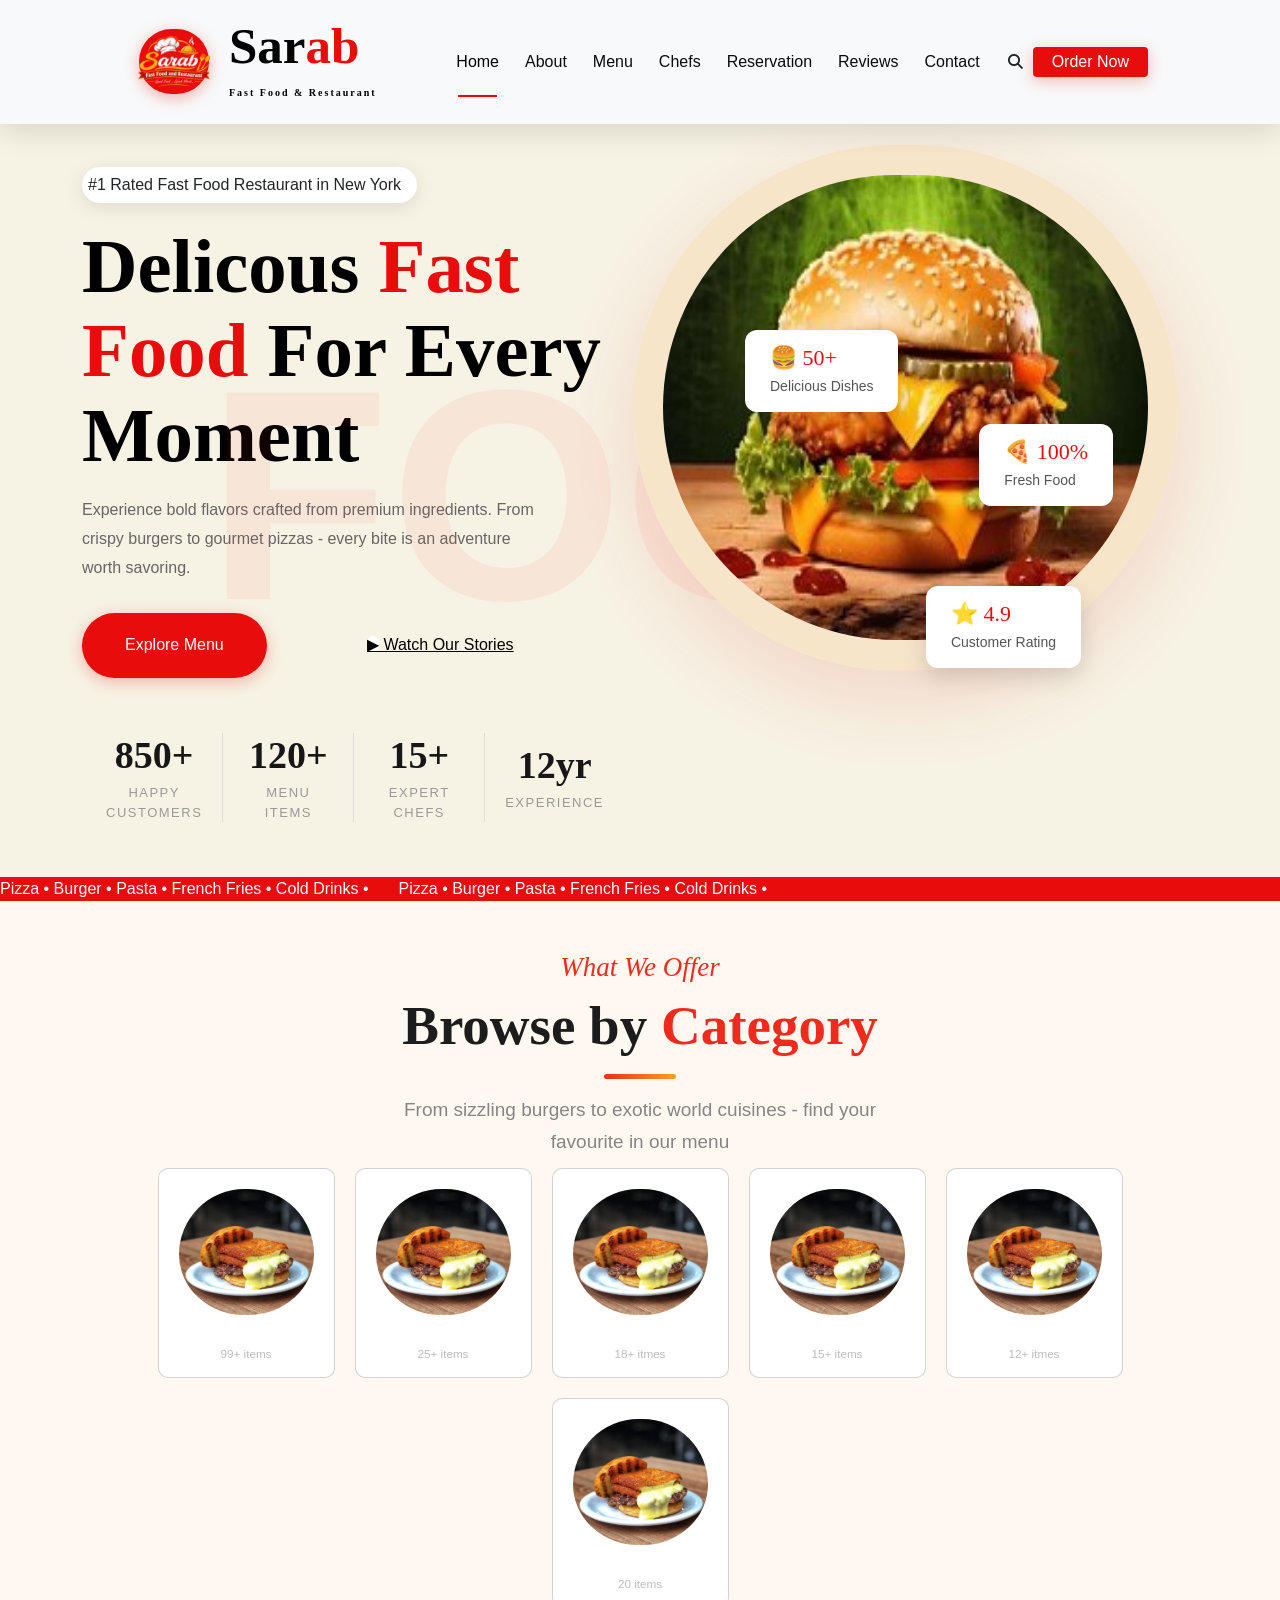
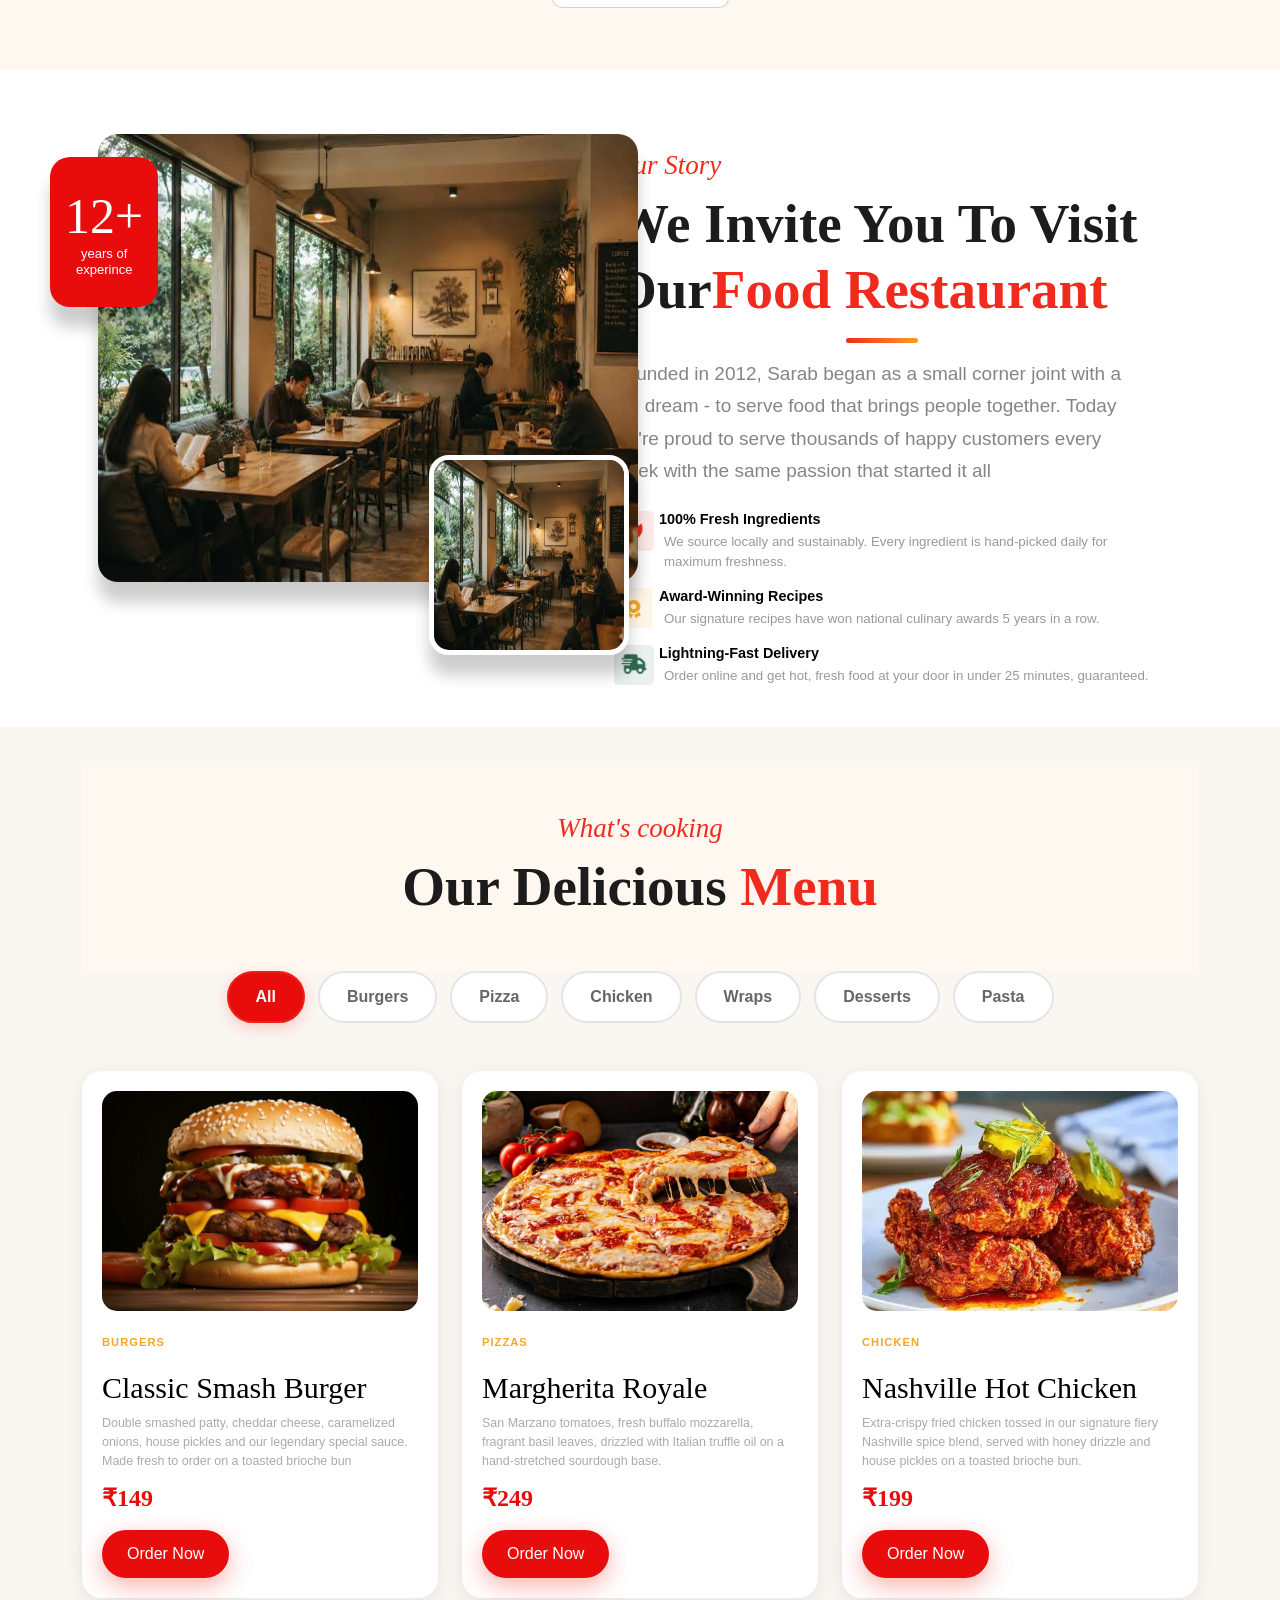
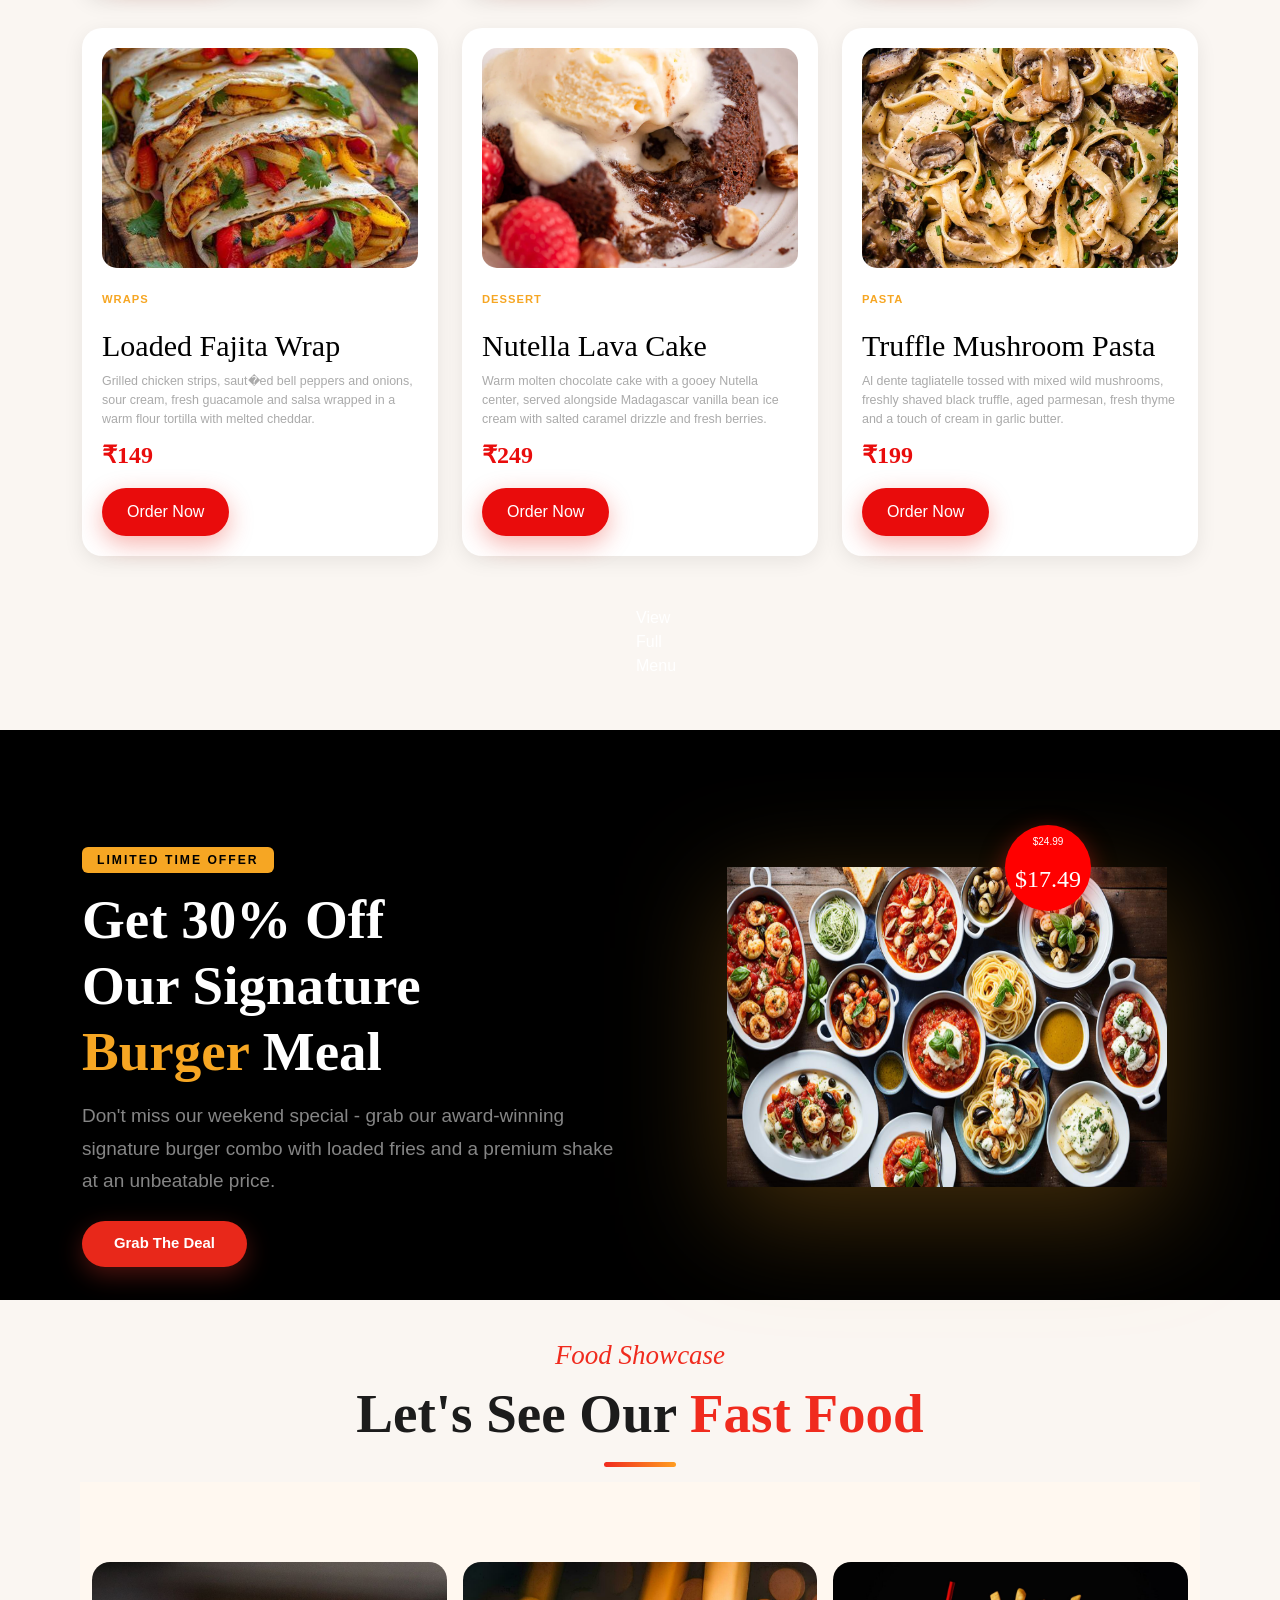
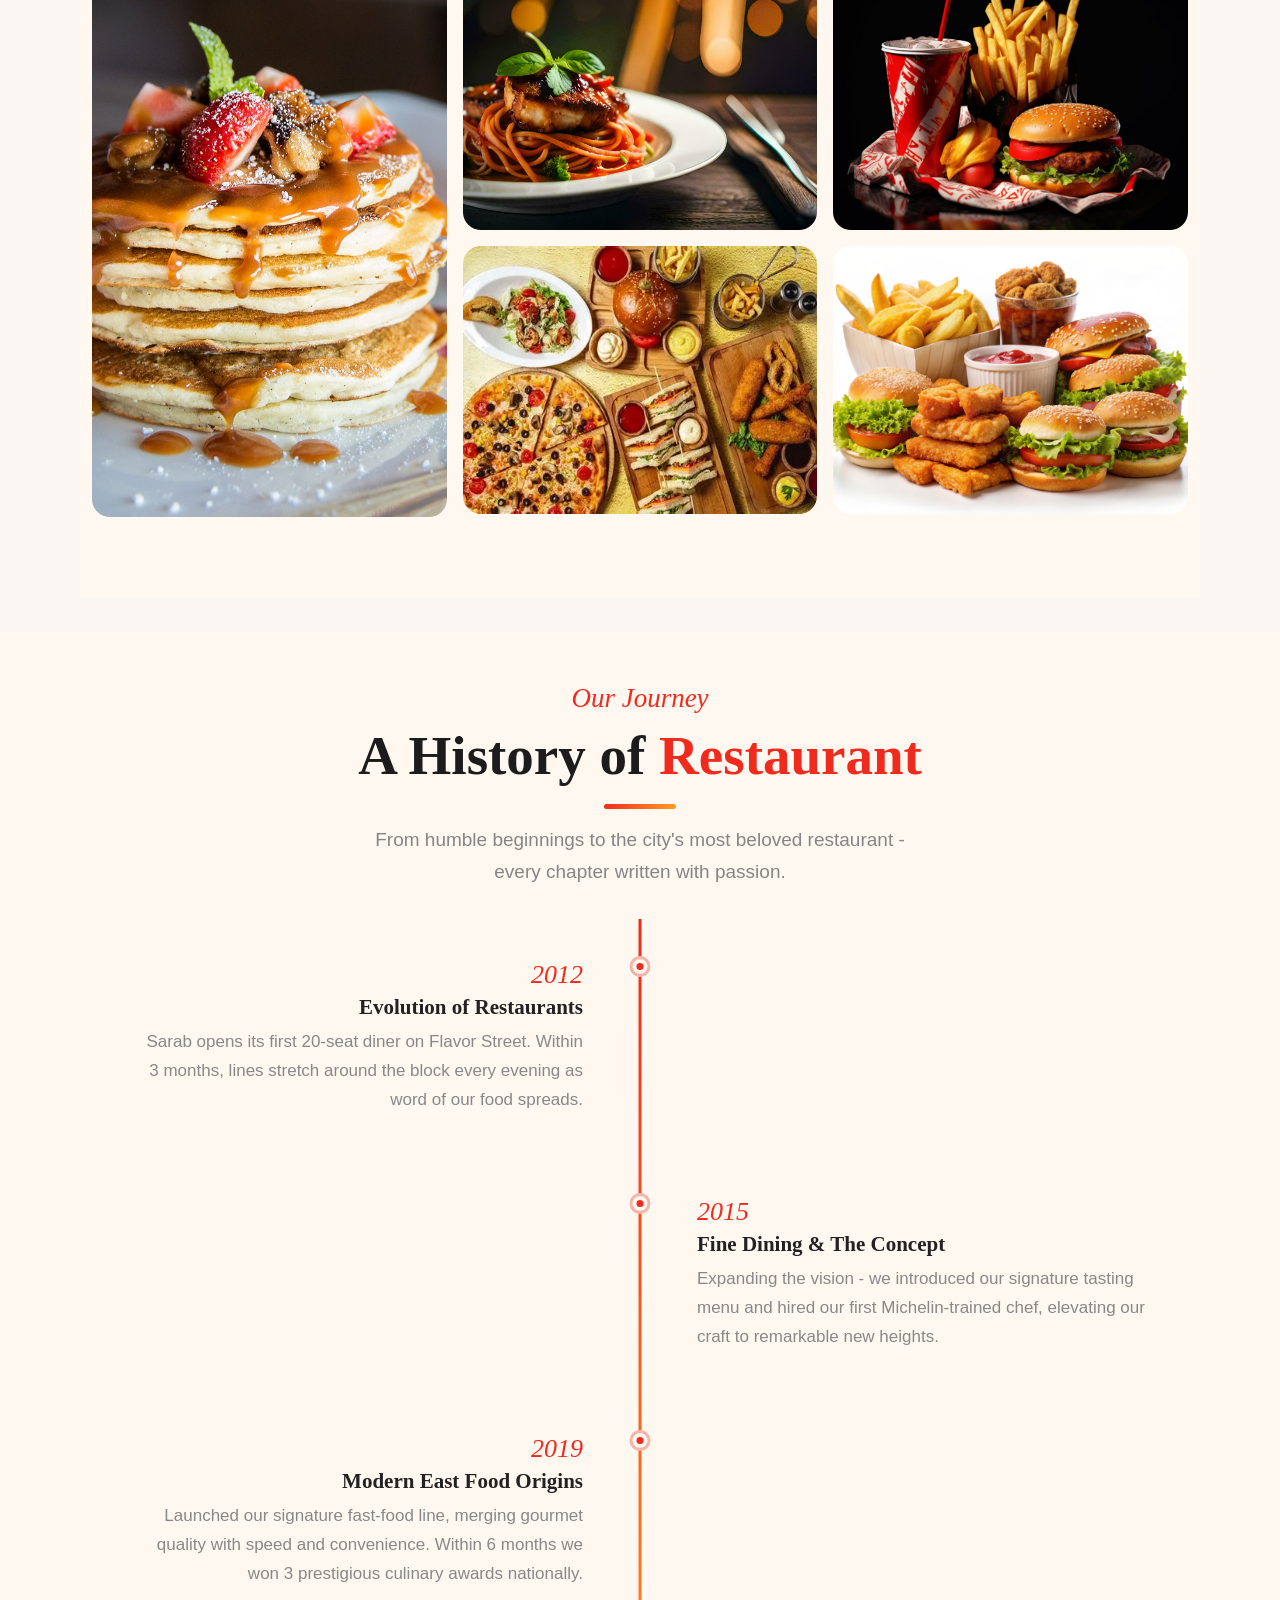
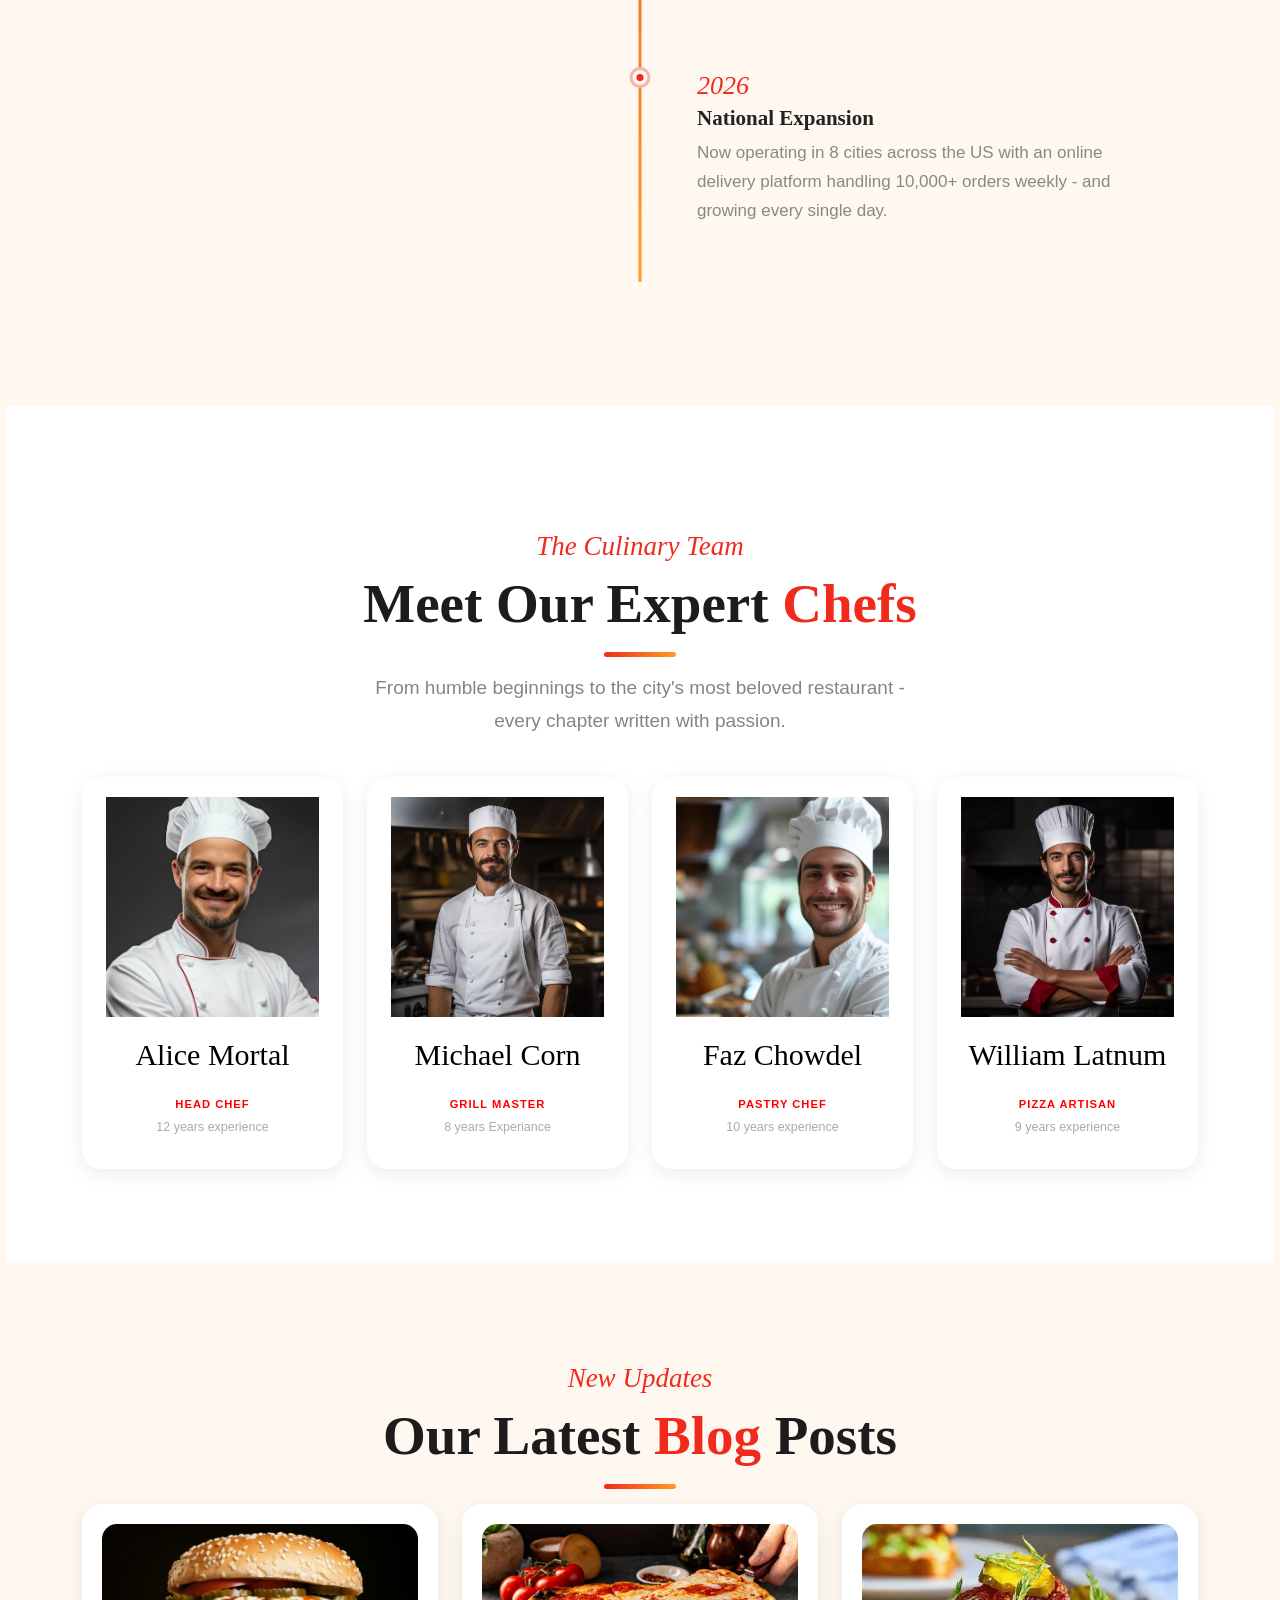
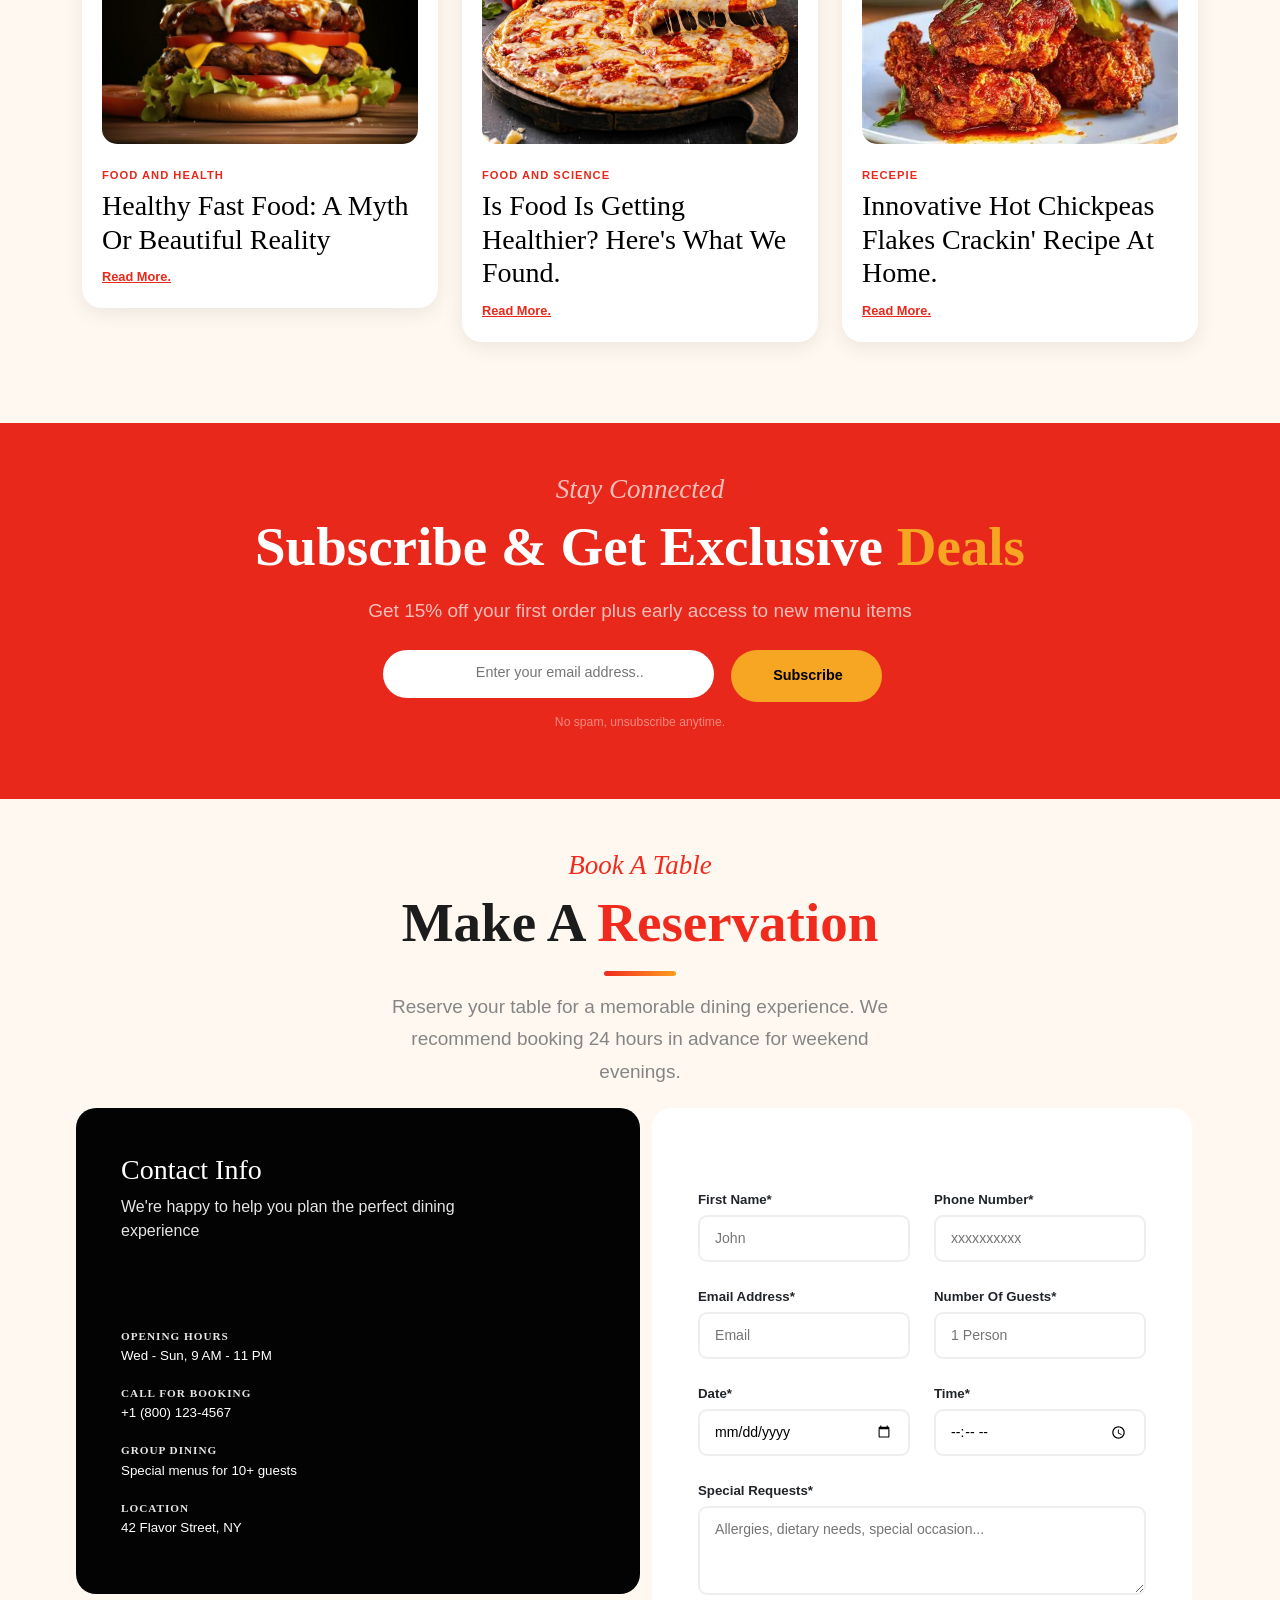
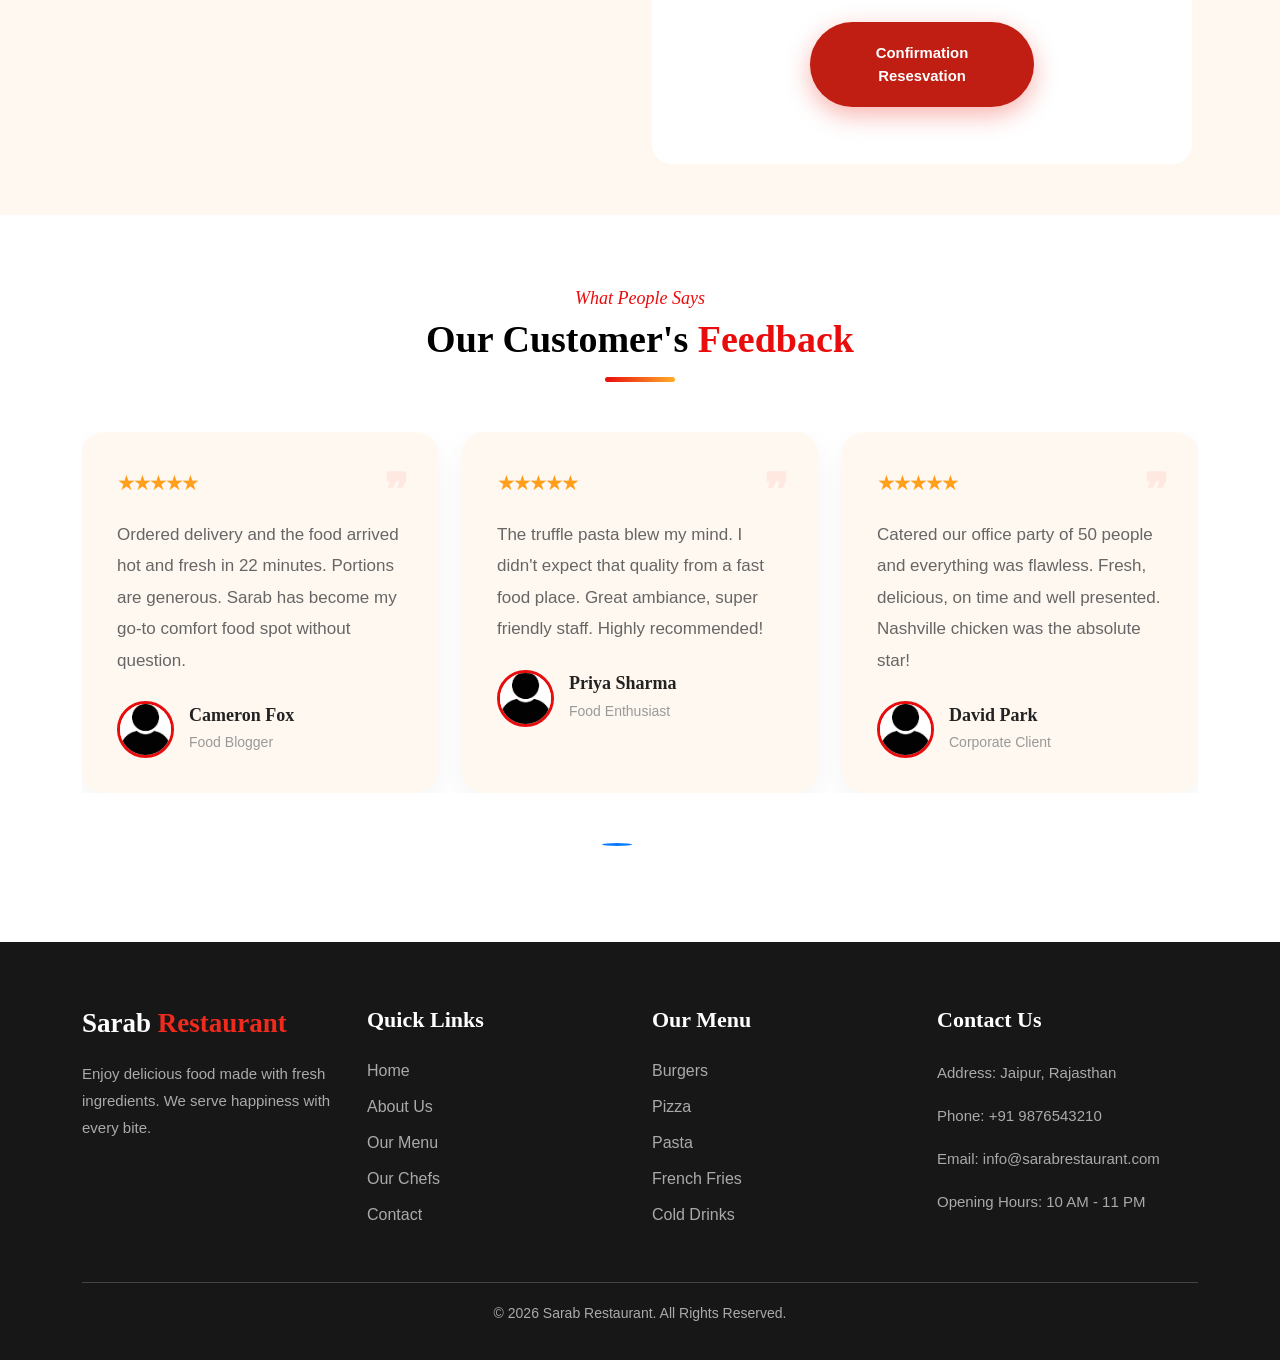
<file: foodpage.html>
<!DOCTYPE html>
<html lang="en">

<head>
    <meta charset="UTF-8">
    <meta name="viewport" content="width=device-width, initial-scale=1.0">
    <title>sarab fast food & restaurant</title>
    <link href="https://cdn.jsdelivr.net/npm/bootstrap@5.0.2/dist/css/bootstrap.min.css" rel="stylesheet"
        integrity="sha384-EVSTQN3/azprG1Anm3QDgpJLIm9Nao0Yz1ztcQTwFspd3yD65VohhpuuCOmLASjC" crossorigin="anonymous">
    <link rel="stylesheet" href="https://cdnjs.cloudflare.com/ajax/libs/font-awesome/6.5.0/css/all.min.css">
    <link rel="stylesheet" href="foodpage.css">
</head>

<body>
    <header>
        <!--navbar-->
        <section>

            <nav id="navbar" class="navbar navbar-expand-lg navbar-light bg-light">
                <div class="container">
                    <a class="navbar-brand" href="#home">
                        <img src="Sarab Fast Food Logo.png" alt="Logo">
                    </a>

                    <div class="navbar-text-container">
                        <a href="#home">Sar<span>ab</span></a>
                        <p>Fast Food & Restaurant</p>
                    </div>
                    <button class="navbar-toggler" type="button" data-bs-toggle="collapse" data-bs-target="#navbarNav"
                        aria-controls="navbarNav" aria-expanded="false" aria-label="Toggle navigation">
                        <span class="navbar-toggler-icon"></span>
                    </button>
                    <div class="collapse navbar-collapse" id="navbarNav">
                        <ul class="navbar-nav navbar-links ms-auto">
                            <li class="nav-item">
                                <a class="nav-link active" aria-current="page" href="#home">Home</a>
                            </li>
                            <li class="nav-item">
                                <a class="nav-link" href="#about">About</a>
                            </li>
                            <li class="nav-item">
                                <a class="nav-link" href="#menu">Menu</a>
                            </li>
                            <li class="nav-item">
                                <a class="nav-link" href="#chefs">Chefs</a>
                            </li>
                            <li class="nav-item">
                                <a class="nav-link" href="#reservation">Reservation</a>
                            </li>
                            <li class="nav-item">
                                <a class="nav-link" href="#reviews">Reviews</a>
                            </li>
                            <li class="nav-item">
                                <a class="nav-link" href="#contact">Contact</a>
                            </li>
                        </ul>

                        <div class="search-box">
                            <i class="fa-solid fa-magnifying-glass"></i>
                        </div>
                        <div class="order-now">
                            <a href="#menu">Order Now</a>
                        </div>
                    </div>
            </nav>
            </div>

        </section>
    </header>


    <section id="home">

        <div class="container">
            <div class="background-text">
                FOOD
            </div>
            <div class="row align-items-center">
                <div class="col-12 col-md-6">

                    <p class="title1">#1 Rated Fast Food Restaurant in New York</p>


                    <h1 class="title">Delicous
                        <span>Fast</span> <span>Food</span> 
                        For Every <br>
                        Moment 
                    </h1>

                    <p class="title2">Experience bold flavors crafted from premium ingredients. From crispy burgers to
                        gourmet pizzas - every bite is an adventure worth savoring.</p>
                    <div class="row align-items-center">

                        <div class="col-6">
                            <a href="#menu">
                                <button class="redbutton">
                                    Explore Menu
                                </button>
                            </a>
                        </div>

                        <div class="col-6">
                            <a href="#services" class="watch">
                                <span class="play">▶</span>
                                Watch Our Stories
                            </a>
                        </div>
                    </div>
                    <section class="stats-section">

                        <div class="stats-box">
                            <h2>850+</h2>
                            <p>HAPPY CUSTOMERS</p>
                        </div>

                        <div class="stats-box">
                            <h2>120+</h2>
                            <p>MENU ITEMS</p>
                        </div>

                        <div class="stats-box">
                            <h2>15+</h2>
                            <p>EXPERT CHEFS</p>
                        </div>

                        <div class="stats-box">
                            <h2>12yr</h2>
                            <p>EXPERIENCE</p>
                        </div>

                    </section>
                </div>
                <div class="col-12 col-md-6 image-section">
                    <img class="img-fluid" src="image1.jpg" alt="Food Image">

                    <!-- Box 1 -->
                    <div class="floating-box box-one">
                        <h3>🍔 50+</h3>
                        <p>Delicious Dishes</p>
                    </div>

                    <!-- Box 2 -->
                    <div class="floating-box box-two">
                        <h3>⭐ 4.9</h3>
                        <p>Customer Rating</p>
                    </div>

                    <!-- Box 3 -->
                    <div class="floating-box box-three">
                        <h3>🍕 100%</h3>
                        <p>Fresh Food</p>
                    </div>
                </div>
            </div>
    </section>

    <!--marquee-->
    <section id="marquee">
        <div class="marquee">
            <div class="marquee-content">
                <span>Pizza • Burger • Pasta • French Fries • Cold Drinks •</span>
                <span>Pizza • Burger • Pasta • French Fries • Cold Drinks •</span>
            </div>
        </div>
    </section>

    <!--what we offer-->
    <section id="card">
        <div class="container">
            <div class="category-section">
                <p class="category-subtitle">What We Offer</p>

                <h1>Browse by <span>Category</span></h1>

                <div class="category-line"></div>

                <p class="category-description">
                    From sizzling burgers to exotic world cuisines - find your
                    <br>
                    favourite in our menu
                </p>

                <!--card-->
                <div class="row g3 justify-content-center">
                    <div class="card col-12 col-sm-12 col-md-4 col-lg-4">
                        <img src="foodimage1.jpg" alt="Avatar">
                        <div class="container">
                            <h4><b>All Items</b></h4>
                            <p>99+ items</p>
                        </div>
                    </div>
                    <div class="card col-12 col-sm-6 col-md-6 col-lg-6">
                        <img src="foodimage1.jpg" alt="Avatar">
                        <div class="container">
                            <h4><b>Burger</b></h4>
                            <p>25+ items</p>
                        </div>
                    </div>
                    <div class="card col-12 col-sm-6 col-md-6 col-lg-6">
                        <img src="foodimage1.jpg" alt="Avatar">
                        <div class="container">
                            <h4><b>Pizza</b></h4>
                            <p>18+ itmes</p>
                        </div>
                    </div>
                    <div class="card col-12 col-sm-6 col-md-6 col-lg-6">
                        <img src="foodimage1.jpg" alt="Avatar">
                        <div class="container">
                            <h4><b>Fried Chicken</b></h4>
                            <p>15+ items</p>
                        </div>
                    </div>
                    <div class="card col-12 col-sm-6 col-md-6 col-lg-6">
                        <img src="foodimage1.jpg" alt="Avatar">
                        <div class="container">
                            <h4><b>Wraps</b></h4>
                            <p>12+ itmes</p>
                        </div>
                    </div>
                    <div class="card col-12 col-sm-6 col-md-6 col-lg-6">
                        <img src="foodimage1.jpg" alt="Avatar">
                        <div class="container">
                            <h4><b>Desserts</b></h4>
                            <p>20 items</p>
                        </div>
                    </div>
                </div>
            </div>
        </div>
    </section>

    <!--about-->
    <section id="about">
        <div class="container">
            <div class="row align-items-center">

                <div class="story col-12 col-sm-6 col-md-6 col-lg-6">
                    <img src="cafe1.jpg" alt="cafe">
                    <h2 class="exp"><span>12+</span><br>years of <br>experince</h2>

                    <img class="img2" src="cafe1.jpg" alt="cafe">
                </div>

                <div class="story-section col-12 col-sm-6 col-md-6 col-lg-6">
                    <p class="category-subtitle">Our Story</p>

                    <h1>We Invite You To Visit Our<span>Food Restaurant</span></h1>

                    <div class="category-line"></div>

                    <p class="category-description">
                        Founded in 2012, Sarab began as a small corner joint with a big dream - to serve food that
                        brings people together. Today we're proud to serve thousands of happy customers every week with
                        the same passion that started it all
                    </p>
                    <br>


                    <div class="sub-section">
                        <img src="leaf.png" alt="leaf">
                        <h4> 100% Fresh Ingredients</h4>
                        <p>We source locally and sustainably. Every ingredient is hand-picked daily for maximum
                            freshness.
                        </p>

                        <img src="ribbon.png" alt="leaf">
                        <h4> Award-Winning Recipes</h4>
                        <p>Our signature recipes have won national culinary awards 5 years in a row.
                        </p>

                        <img src="car.png" alt="leaf">
                        <h4> Lightning-Fast Delivery</h4>
                        <p>Order online and get hot, fresh food at your door in under 25 minutes, guaranteed.
                        </p>

                    </div>

                </div>
            </div>
        </div>

    </section>

    <!--menu-->
    <section id="menu">
        <div class="container">
            <div class="category-section">
                <p class="category-subtitle">What's cooking</p>

                <h1>Our Delicious
                    <span>Menu</span>
                </h1>
            </div>



            <div class="menu-filter">

                <button class="filter-btn active" data-f="all">All</button>
                <button class="filter-btn" data-f="Burgers">Burgers</button>
                <button class="filter-btn" data-f="Pizza">Pizza</button>
                <button class="filter-btn" data-f="Chicken">Chicken</button>
                <button class="filter-btn" data-f="Wraps">Wraps</button>
                <button class="filter-btn" data-f="Desserts">Desserts</button>
                <button class="filter-btn" data-f="Pasta">Pasta</button>

            </div>


            <br><br>

            <div class="row d-flex">


                <div class="col-lg-4 col-md-6 col-12 menu-item Burgers">
                    <div class="menu-card">
                        <img src="burger.jpg" alt="Burger">
                        <p>Burgers</p>
                        <h3>Classic Smash Burger</h3>
                        <h5>Double smashed patty, cheddar cheese, caramelized onions, house pickles and our legendary
                            special sauce. Made fresh to order on a toasted brioche bun</h5>
                        <h4>₹149</h4>
                        <button>Order Now</button>
                    </div>
                </div>

                <div class="col-lg-4 col-md-6 col-12 menu-item Pizza">
                    <div class="menu-card">
                        <img src="pizza.jpg" alt="Pizza">
                        <p>Pizzas</p>
                        <h3>Margherita Royale</h3>
                        <h5>San Marzano tomatoes, fresh buffalo mozzarella, fragrant basil leaves, drizzled with Italian
                            truffle oil on a hand-stretched sourdough base.</h5>
                        <h4>₹249</h4>
                        <button>Order Now</button>
                    </div>
                </div>

                <div class="col-lg-4 col-md-6 col-12 menu-item Chicken">
                    <div class="menu-card">
                        <img src="hot chicken.webp" alt="chicken">
                        <p>Chicken</p>
                        <h3>Nashville Hot Chicken</h3>
                        <h5>Extra-crispy fried chicken tossed in our signature fiery Nashville spice blend, served with
                            honey drizzle and house pickles on a toasted brioche bun.
                        </h5>
                        <h4>₹199</h4>
                        <button>Order Now</button>
                    </div>
                </div>


                <div class="col-lg-4 col-md-6 col-12 menu-item Wraps">
                    <div class="menu-card">
                        <img src="wrap.jpg" alt="wrap">
                        <p>Wraps</p>
                        <h3>Loaded Fajita Wrap
                        </h3>
                        <h5>Grilled chicken strips, saut�ed bell peppers and onions, sour cream, fresh guacamole and
                            salsa wrapped in a warm flour tortilla with melted cheddar.
                        </h5>
                        <h4>₹149</h4>
                        <button>Order Now</button>
                    </div>
                </div>

                <div class="col-lg-4 col-md-6 col-12 menu-item Desserts">
                    <div class="menu-card">
                        <img src="cake.webp" alt="dessert">
                        <p>Dessert</p>
                        <h3>Nutella Lava Cake
                        </h3>
                        <h5>Warm molten chocolate cake with a gooey Nutella center, served alongside Madagascar vanilla
                            bean ice cream with salted caramel drizzle and fresh berries.
                        </h5>
                        <h4>₹249</h4>
                        <button>Order Now</button>
                    </div>
                </div>

                <div class="col-lg-4 col-md-6 col-12 menu-item Pasta">
                    <div class="menu-card">
                        <img src="pasta.jpg" alt="Pasta">
                        <p>Pasta</p>
                        <h3>Truffle Mushroom Pasta
                        </h3>
                        <h5>Al dente tagliatelle tossed with mixed wild mushrooms, freshly shaved black truffle, aged
                            parmesan, fresh thyme and a touch of cream in garlic butter.
                        </h5>
                        <h4>₹199</h4>
                        <button>Order Now</button>
                    </div>
                </div>

            </div>
            <div class="full-menu">
                <a href="#menu">
                    <p>View Full Menu</p>
                </a>
            </div>
        </div>
    </section>

    <section class="offer-section">
        <div class="container">
            <div class="row align-items-center">
                <div class="col-12 col-md-6 col-sm-6 col-lg-6">
                    <br><br><br>
                    <p class="limited"> Limited Time Offer</p>

                    <h1>Get 30% Off
                        <br>
                        Our Signature
                        <br>
                        <span>Burger</span> Meal
                    </h1>
                    <p class="offer-description">
                        Don't miss our weekend special - grab our award-winning signature burger combo with loaded fries
                        and a premium shake at an unbeatable price.
                    </p>
                    <br>
                    <h4 class="deal">Grab The Deal</h4>
                </div>
                <div class="offer-img col-12 col-md-6 col-sm-6 col-lg-6">
                    <div class="offer">
                        <p>$24.99</p>
                        <h4>$17.49</h4>
                    </div>
                    <img src="Southern-Italian-Dishes.jpg" alt="south italian dishes">
                </div>
            </div>
        </div>
    </section>

    <section id="menu" class="category-section">
        <p class="category-subtitle">Food Showcase</p>

        <h1>Let's See Our <span>Fast Food</span></h1>

        <div class="category-line"></div>

        <section class="food-gallery">
            <div class="container-fluid">
                <div class="row g-3">


                    <div class="col-md-4">
                        <div class="gallery-img big-img">
                            <img src="cake2.jpg" alt="Burger">
                        </div>
                    </div>


                    <div class="col-6 col-sm-6 col-md-4">
                        <div class="gallery-img small-img mb-3">
                            <img src="noodle.jpg" alt="Pizza">
                        </div>

                        <div class="gallery-img small-img">
                            <img src="pizza burger.webp" alt="pizza burger">
                        </div>
                    </div>

                    <div class="col-6 col-sm-6 col-md-4">
                        <div class="gallery-img small-img mb-3">
                            <img src="fries.jpg" alt="fries">
                        </div>

                        <div class="gallery-img small-img">
                            <img src="snacks.avif" alt="snacks">
                        </div>
                    </div>

                </div>
            </div>
        </section>
    </section>

    <section id="history" class="category-section">
        <p class="category-subtitle">Our Journey</p>

        <h1>A History of <span>Restaurant</span></h1>

        <div class="category-line"></div>

        <p class="category-description">
            From humble beginnings to the city's most beloved restaurant -
            <br>
            every chapter written with passion.

        </p>
        <section class="history-section">
            <div class="container">

                <div class="timeline">

                    <!-- 2012 LEFT -->
                    <div class="row timeline-item">
                        <div class="col-md-6 left">
                            <div class="timeline-content">
                                <h3>2012</h3>
                                <h4>Evolution of Restaurants</h4>
                                <p>
                                    Sarab opens its first 20-seat diner on Flavor Street.
                                    Within 3 months, lines stretch around the block
                                    every evening as word of our food spreads.
                                </p>
                            </div>
                        </div>

                        <div class="col-md-6"></div>
                    </div>

                    <!-- 2015 RIGHT -->
                    <div class="row timeline-item">
                        <div class="col-md-6"></div>

                        <div class="col-md-6 right">
                            <div class="timeline-content">
                                <h3>2015</h3>
                                <h4>Fine Dining & The Concept</h4>
                                <p>
                                    Expanding the vision - we introduced our signature
                                    tasting menu and hired our first Michelin-trained
                                    chef, elevating our craft to remarkable new heights.
                                </p>
                            </div>
                        </div>
                    </div>

                    <!-- 2019 LEFT -->
                    <div class="row timeline-item">
                        <div class="col-md-6 left">
                            <div class="timeline-content">
                                <h3>2019</h3>
                                <h4>Modern East Food Origins</h4>
                                <p>
                                    Launched our signature fast-food line, merging
                                    gourmet quality with speed and convenience.
                                    Within 6 months we won 3 prestigious culinary awards nationally.
                                </p>
                            </div>
                        </div>

                        <div class="col-md-6"></div>
                    </div>

                    <!-- 2026 RIGHT -->
                    <div class="row timeline-item">
                        <div class="col-md-6"></div>

                        <div class="col-md-6 right">
                            <div class="timeline-content">
                                <h3>2026</h3>
                                <h4>National Expansion</h4>
                                <p>
                                    Now operating in 8 cities across the US with an
                                    online delivery platform handling 10,000+
                                    orders weekly - and growing every single day.
                                </p>
                            </div>
                        </div>
                    </div>

                </div>
            </div>
        </section>
    </section>

    <section id="chefs">

        <div class="category-section">

            <div class="culinary-team">

                <br><br><br><br><br>
                <p class="category-subtitle">The Culinary Team</p>

                <h1>Meet Our Expert <span>Chefs</span></h1>

                <div class="category-line"></div>

                <p class="category-description">
                    From humble beginnings to the city's most beloved restaurant -
                    <br>
                    every chapter written with passion.
                </p>
                <div class="container">
                    <div class="row d-flex">


                        <div class="col-lg-3 col-md-6 col-sm-6 col-12">
                            <div class="cluinary-card">
                                <img src="chef.jpg" alt="chef">

                                <h3>Alice Mortal</h3>
                                <p>Head Chef</p>
                                <h5>12 years experience</h5>
                            </div>
                        </div>
                        <div class="col-lg-3 col-md-6 col-sm-6 col-12">
                            <div class="cluinary-card">
                                <img src="chef1.jpg" alt="chef1">
                                <h3>Michael Corn</h3>
                                <p>grill master</p>
                                <h5>8 years Experiance</h5>
                            </div>
                        </div>
                        <div class="col-lg-3 col-md-6 col-sm-6 col-12">
                            <div class="cluinary-card">
                                <img src="chef2.jpeg" alt="chef2">

                                <h3>Faz Chowdel </h3>
                                <p>Pastry Chef</p>
                                <h5>10 years experience</h5>
                            </div>
                        </div>
                        <div class="col-lg-3 col-md-6 col-sm-6 col-12">
                            <div class="cluinary-card">
                                <img src="chef3.jpg" alt="chef3">

                                <h3>William Latnum</h3>
                                <p>Pizza Artisan</p>
                                <h5>9 years experience</h5>
                            </div>
                        </div>
                    </div>
                </div>
            </div>
        </div>
    </section>

    <section id="updates" class="category-section">
        <p class="category-subtitle">New Updates</p>

        <h1>Our Latest <span>Blog</span> Posts</h1>

        <div class="category-line"></div>
        <div class="container">
            <div class="row">


                <div class="col-lg-4 col-md-6 col-12">
                    <div class="blog-post">
                        <img src="burger.jpg" alt="Burger">
                        <p>Food And Health</p>
                        <h3>Healthy Fast Food: A Myth Or Beautiful Reality</h3>

                        <a href="#" class="read-more">Read More.</a>
                    </div>
                </div>

                <div class="col-lg-4 col-md-6 col-12">
                    <div class="blog-post">
                        <img src="pizza.jpg" alt="Pizza">
                        <p>Food And Science</p>
                        <h3>Is Food Is Getting Healthier? Here's What We Found.</h3>
                        <a href="#" class="read-more">Read More.</a>
                    </div>
                </div>

                <div class="col-lg-4 col-md-6 col-12">
                    <div class="blog-post">
                        <img src="hot chicken.webp" alt="Pasta">
                        <p>Recepie</p>
                        <h3>Innovative Hot Chickpeas Flakes Crackin' Recipe At Home.</h3>
                        <a href="#" class="read-more">Read More.</a>
                    </div>
                </div>

    </section>

    <section id="subscription" class="subscription-section">
        <div class="container">

            <p class="subscription-subtitle">Stay Connected</p>

            <h1>Subscribe & Get Exclusive <span>Deals</span></h1>

            <p class="subscription-description">
                Get 15% off your first order plus early access to new menu items
            </p>
            <div class="row d-flex">

                <div class="subscription-mail col-12 col-sm-6 col-lg-6">
                    <label for="mail"></label>
                    <input class="mail" type="email" id="Email" name="Email" placeholder="Enter your email address.. ">
                </div>

                <button class="subscribe-button col-12 col-sm-6" type="submit">
                    <p>Subscribe</p>
                </button>
                <p class="spam-description">No spam, unsubscribe anytime.</p>

            </div>
        </div>
    </section>

    <section id="reservation">

        <div class="container">

            <div class="category-section">
                <p class="category-subtitle">Book A Table</p>

                <h1>Make A <span>Reservation</span></h1>

                <div class="category-line"></div>

                <p class="category-description">
                    Reserve your table for a memorable dining experience. We
                    <br> recommend booking 24 hours in advance for weekend
                    <br> evenings.

                </p>


                <div class="row d-flex">
                    <div class="contact-details col-lg-6 col-md-6 col-sm-6 col-12">
                        <h3>Contact Info</h3>
                        <p>We're happy to help you plan the perfect dining <br> experience</p>
                        <br><br>
                        <h4>Opening Hours</h4>
                        <h5>Wed - Sun, 9 AM - 11 PM</h5>

                        <h4>Call for Booking</h4>
                        <h5>+1 (800) 123-4567</h5>

                        <h4>Group Dining</h4>
                        <h5>Special menus for 10+ guests</h5>

                        <h4>Location</h4>
                        <h5>42 Flavor Street, NY</h5>
                    </div>
                    <div class=" col-lg-6 col-md-6 col-sm-6 col-12">
                        <form class="form-details">
                            <div class="row d-flex">
                                <div class="col-lg-6 col-md-6 col-12">
                                    <label for="Fullname">First Name*</label><br>
                                    <input type="text" id="Fullname" name="fname" placeholder="John">
                                </div>
                                <div class="col-lg-6 col-md-6 col-sm-6 col-12">

                                    <label for="Phone Number*">Phone Number*</label><br>
                                    <input type="text" id="fname" name="fname" placeholder="xxxxxxxxxx">
                                </div>
                            </div>

                            <div class="row d-flex">
                                <div class="col-lg-6 col-md-6 col-sm-6 col-12">
                                    <label for="mail">Email Address*</label><br>
                                    <input type="email" id="Email" name="Email" placeholder="Email">
                                </div>
                                <div class="col-lg-6 col-md-6 col-12">

                                    <label for="Phone Number*">Number Of Guests*</label><br>
                                    <input type="number" id="number" name="1 person" placeholder="1 Person">
                                </div>
                            </div>

                            <div class="row d-flex">
                                <div class="col-lg-6 col-md-6 col-sm-6 col-12">
                                    <label for="Fullname">Date*</label><br>
                                    <input type="date" id="date" name="date">
                                </div>
                                <div class="col-lg-6 col-md-6 col-sm-6 col-12">

                                    <label for="Phone Number*">Time*</label><br>
                                    <input type="time" id="time" name="time" value="9:00">

                                </div>
                            </div>
                            <div class="request">
                                <label for="message">Special Requests*</label><br>
                                <textarea rows="3" name="comment"
                                    placeholder="Allergies, dietary needs, special occasion..."></textarea>
                            </div>
                            <div>
                                <button class="reservation col-12 col-sm-6 col-md-6 col-lg-6" type="submit">
                                    Confirmation Resesvation
                                </button>
                            </div>
                        </form>
                    </div>
                </div>
            </div>
        </div>
    </section>

    <section id="reviews" class="reviews-section">

        <div class="container">

            <p class="category-subtitle">What People Says</p>

            <h1>Our Customer's <span>Feedback</span></h1>

            <div class="category-line"></div>

            <!-- Review Slider -->
            <div id="reviewSlider" class="carousel slide" data-bs-ride="carousel" data-bs-interval="3000"
                data-bs-pause="false" data-bs-wrap="true">

                <div class="carousel-inner">

                    <!-- Slide 1 -->
                    <div class="carousel-item active">
                        <div class="row g-4">

                            <!-- Review 1 -->
                            <div class="col-lg-4 col-md-6 col-12">
                                <div class="review-card">

                                    <div class="stars">★★★★★</div>
                                    <div class="quote">❞</div>

                                    <p class="review-text">
                                        Ordered delivery and the food arrived hot and
                                        fresh in 22 minutes. Portions are generous.
                                        Sarab has become my go-to comfort food spot
                                        without question.
                                    </p>

                                    <div class="customer-info">
                                        <img src="person logo.webp" alt="person logo">

                                        <div>
                                            <h4>Cameron Fox</h4>
                                            <span>Food Blogger</span>
                                        </div>
                                    </div>

                                </div>
                            </div>

                            <!-- Review 2 -->
                            <div class="col-lg-4 col-md-6 col-12">
                                <div class="review-card">

                                    <div class="stars">★★★★★</div>
                                    <div class="quote">❞</div>

                                    <p class="review-text">
                                        The truffle pasta blew my mind. I didn't expect
                                        that quality from a fast food place. Great
                                        ambiance, super friendly staff. Highly recommended!
                                    </p>

                                    <div class="customer-info">
                                        <img src="person logo.webp" alt="person logo">

                                        <div>
                                            <h4>Priya Sharma</h4>
                                            <span>Food Enthusiast</span>
                                        </div>
                                    </div>

                                </div>
                            </div>

                            <!-- Review 3 -->
                            <div class="col-lg-4 col-md-6 col-12">
                                <div class="review-card">

                                    <div class="stars">★★★★★</div>
                                    <div class="quote">❞</div>

                                    <p class="review-text">
                                        Catered our office party of 50 people and
                                        everything was flawless. Fresh, delicious,
                                        on time and well presented. Nashville chicken
                                        was the absolute star!
                                    </p>

                                    <div class="customer-info">
                                        <img src="person logo.webp" alt="person logo">

                                        <div>
                                            <h4>David Park</h4>
                                            <span>Corporate Client</span>
                                        </div>
                                    </div>

                                </div>
                            </div>

                        </div>
                    </div>

                    <!-- Slide 2 -->
                    <div class="carousel-item">
                        <div class="row g-4">

                            <!-- Review 4 -->
                            <div class="col-lg-4 col-md-6 col-12">
                                <div class="review-card">

                                    <div class="stars">★★★★★</div>
                                    <div class="quote">❞</div>

                                    <p class="review-text">
                                        Amazing food and excellent service.
                                        Everything was fresh and delicious.
                                        I will definitely visit again!
                                    </p>

                                    <div class="customer-info">
                                        <img src="person logo.webp" alt="person logo">

                                        <div>
                                            <h4>Rahul Mehta</h4>
                                            <span>Regular Customer</span>
                                        </div>
                                    </div>

                                </div>
                            </div>

                            <!-- Review 5 -->
                            <div class="col-lg-4 col-md-6 col-12">
                                <div class="review-card">

                                    <div class="stars">★★★★★</div>
                                    <div class="quote">❞</div>

                                    <p class="review-text">
                                        Loved the burgers and crispy fries.
                                        The atmosphere was wonderful and
                                        the staff was very friendly.
                                    </p>

                                    <div class="customer-info">
                                        <img src="person logo.webp" alt="person logo">

                                        <div>
                                            <h4>Neha Verma</h4>
                                            <span>Food Lover</span>
                                        </div>
                                    </div>

                                </div>
                            </div>

                            <!-- Review 6 -->
                            <div class="col-lg-4 col-md-6 col-12">
                                <div class="review-card">

                                    <div class="stars">★★★★★</div>
                                    <div class="quote">❞</div>

                                    <p class="review-text">
                                        Great taste, beautiful presentation
                                        and quick delivery. Sarab Restaurant
                                        is one of my favourite food places!
                                    </p>

                                    <div class="customer-info">
                                        <img src="person logo.webp" alt="person logo">

                                        <div>
                                            <h4>Arjun Singh</h4>
                                            <span>Food Blogger</span>
                                        </div>
                                    </div>

                                </div>
                            </div>

                        </div>
                    </div>

                </div>

                <!-- Slider Dots -->
                <div class="carousel-indicators review-dots">

                    <button type="button" data-bs-target="#reviewSlider" data-bs-slide-to="0" class="active">
                    </button>

                    <button type="button" data-bs-target="#reviewSlider" data-bs-slide-to="1">
                    </button>


                </div>

            </div>

        </div>

    </section>

    <footer id="contact" class="footer-section">
        <div class="container">
            <div class="row">

                <!-- Column 1 -->
                <div class="col-lg-3 col-md-3 col-sm-3 col-3">
                    <div class="footer-box">
                        <h2>Sarab <span>Restaurant</span></h2>

                        <p>
                            Enjoy delicious food made with fresh ingredients.
                            We serve happiness with every bite.
                        </p>
                    </div>
                </div>

                <!-- Column 2 -->
                <div class="col-lg-3 col-md-3 col-sm-3 col-3">
                    <div class="footer-box">
                        <h3>Quick Links</h3>

                        <ul>
                            <li><a href="#home">Home</a></li>
                            <li><a href="#about">About Us</a></li>
                            <li><a href="#menu">Our Menu</a></li>
                            <li><a href="#chefs">Our Chefs</a></li>
                            <li><a href="#contact">Contact</a></li>
                        </ul>
                    </div>
                </div>

                <!-- Column 3 -->
                <div class="col-lg-3 col-md-3 col-sm-3 col-3">
                    <div class="footer-box">
                        <h3>Our Menu</h3>

                        <ul>
                            <li><a href="#">Burgers</a></li>
                            <li><a href="#">Pizza</a></li>
                            <li><a href="#">Pasta</a></li>
                            <li><a href="#">French Fries</a></li>
                            <li><a href="#">Cold Drinks</a></li>
                        </ul>
                    </div>
                </div>

                <!-- Column 4 -->
                <div class="col-lg-3 col-md-3 col-sm-3  col-3">
                    <div class="footer-box">
                        <h3>Contact Us</h3>

                        <p>Address: Jaipur, Rajasthan</p>
                        <p>Phone: +91 9876543210</p>
                        <p>Email: info@sarabrestaurant.com</p>

                        <p>Opening Hours: 10 AM - 11 PM</p>
                    </div>
                </div>

            </div>

            <!-- Bottom Footer -->
            <div class="footer-bottom">
                <p>© 2026 Sarab Restaurant. All Rights Reserved.</p>
            </div>

        </div>
    </footer>



    <script src="https://cdn.jsdelivr.net/npm/bootstrap@5.0.2/dist/js/bootstrap.bundle.min.js"></script>

    <script>

        let filterButtons = document.querySelectorAll(".filter-btn");
        let menuItems = document.querySelectorAll(".menu-item");

        filterButtons.forEach(button => {

            button.addEventListener("click", function () {

                let category = this.getAttribute("data-f");

                // Active class remove
                filterButtons.forEach(btn => {
                    btn.classList.remove("active");
                });

                // Clicked button active
                this.classList.add("active");

                // Filter menu cards
                menuItems.forEach(item => {

                    if (category === "all" || item.classList.contains(category)) {
                        item.classList.remove("hide");
                    }
                    else {
                        item.classList.add("hide");
                    }

                });

            });

        });
    </script>


</body>

</html>
</file>
<file: foodpage.css>
body {
    font-family: "Poppins", sans-serif;
    margin: 0;
    padding: 0;
    background-color: #f6f2e4;
}

h1,
h2,
h3,
h4 {
    font-family: "Playfair Display", serif;
    color: black;
}

a {
    color: white;
}

#navbar {
    box-shadow: 0 4px 30px rgba(0, 0, 0, 0.14);
    box-sizing: border-box;
    display: flex;
    align-items: center;
    justify-content: space-between;
    position: fixed;
    top: 0px;
    width: 100%;
    z-index: 990;
    padding-left: 107px;
    padding-right: 180px;
}

/*@media(max-width:1200px) {
    #navbar {
        padding-left: 36px;
        padding-right: 35px;
    }
}

@media(max-width:992px) {
    #navbar {
        padding-left: 29px;
        padding-right: 28px;
    }
}

@media(max-width:768px) {
    #navbar {
        padding-left: 29px;
        padding-right: 40px;
    }
}*/

@media(max-width:480px) {
    #navbar {
        padding-left: 60px;
        padding-right: 65px;
    }
}


.navbar-brand {
    background-color: #e90c0c;
    border-radius: 138px;
    margin-left: 20px;
    margin-right: 20px;
    width: 70px;
    height: 65px;
    align-items: center;
    box-shadow: 0 4px 15px rgba(232, 40, 26, 0.35);
    justify-content: center;
    display: flex;
}

.navbar-brand img {
    width: 116px;
    height: 56px;
}

/*@media (max-width: 1200px) {
    .navbar-brand {
        padding: 4px;
        width: 55%;
        height: 65px;
    }
}

@media (max-width: 992px) {
    .navbar-brand {
        padding: 4px;
        width: 83%;
        height: 67px;
        margin: 6px;
    }
}

@media (max-width: 768px) {
    .navbar-brand {
        padding: 4px;
        width: 61%;
        height: 65px;
        margin: 9px;
    }
}*/

@media (max-width: 480px) {
    .navbar-brand {
        margin-top: 14px;
        margin-bottom: 11px;
        margin-left: -40px;
        width: 23%;
        height: 63px;

    }
}

.navbar-text-container {
    color: #030303;
    font-size: 51px;
    font-weight: bold;
    font-family: "Playfair Display", serif;
}

.navbar-text-container a {
    color: #030303;
    text-decoration: none;
}

/*@media (max-width:1200px) {
    .nav-text-container {
        left: 20px;
        text-align: center;
        position: relative;
        display: flex;
    }


@media (max-width:992px) {
    .navbar-text-container {
        font-size: 28px;
        font-weight: bold;
        text-align: center;
    }
}

@media (max-width:768px) {
    .navbar-text-container {
        text-align: center;
        margin-left: 197px;
        margin-right: 197px;
    }
}*/

@media (max-width:480px) {
    .navbar-text-container {
        font-size: 25px;
        text-align: center;
        margin: 0;

    }

    .navbar-toggler {

        margin-left: auto;
    }
}


.navbar-text-container a span {
    color: #e90c0c;
}

/*@media (max-width:992) {
    .navbar-text-container a span {
        text-align: right;
    }
}*/

.navbar-text-container p {
    color: #ccc4c4;
    font-size: 10px;
    text-align: left;
    color: black;
    letter-spacing: 2px;

}

/*@media(max-width:992px) {
    .navbar-text-container p {
        font-size: x-small;
        text-align: center;
        letter-spacing: 1px;
    }
}*/

.navbar-links {
    display: flex;
    gap: 10px;
    padding: 0;
    list-style: none;
}

/*@media(max-width:1200px) {
    .navbar-links {
        padding: 1px 61px;
    }
}

@media(max-width:992px) {
    .navbar-links {
        padding: 1px 17px;
    }
}*/

.navbar-links .nav-link {
    color: #0b0b0b;
    text-decoration: none;
    font-size: 1rem;
    padding: 8px 10px;
    border-radius: 8px;
    transition: 0.3s;
    position: relative;
}

.navbar-links .nav-link::after {
    content: "";
    position: absolute;
    left: 10px;
    bottom: -15px;
    width: 0;
    height: 2px;
    background-color: red;
    transition: width 0.3s ease;
}

/* Hover Effect */
.navbar-links .nav-link:hover::after {
    width: calc(100% - 20px);
}

/* Active Menu */
.navbar-links .nav-link.active::after {
    width: calc(100% - 20px);
}

.fa-magnifying-glass {
    font-size: 15px;
    cursor: pointer;
    text-align: right;
    padding-left: 20px;
    padding-right: 10px;
}

.order-now {
    background-color: #e90c0c;
    color: #fff;
    padding: 3px 17px;
    border-radius: 4px;
    cursor: pointer;
    transition: background-color 0.3s ease;
    position: relative;
    box-shadow: 0 4px 15px rgba(232, 40, 26, 0.3);
    text-align: center;
    margin-right: -60px;

}

.order-now a {
    color: white;
}

/*@media(max-width:992) {
    .order-now p {
        padding: 3px 17px;
    }
}*/

.order-now a {
    text-align: justify;
    margin-bottom: 0px;
    padding: 2px 2px;
    text-decoration: none;
}

.food-gallery {
    position: relative;
    background: #fff8f0;
    padding: 80px 0;
    overflow: hidden;
    margin-left: 80px;
    margin-right: 80px;
}

@media(max-width:480px) {
    .food-gallery {
        margin: 0;
    }
}

.background-text {
    position: absolute;
    bottom: 20%;
    left: 50%;
    transform: translateX(-50%);
    font-size: 300px;
    font-weight: 900;
    color: rgba(240, 43, 30, 0.06);
    z-index: 0;
    pointer-events: none;
}

@media(max-width:480px) {
    .background-text {
        position: absolute;
        bottom: 25%;
        left: 50%;
        transform: translateX(-50%);
        font-size: 113px;
        font-weight: 600;
        color: rgba(240, 43, 30, 0.06);
        z-index: 0;
        pointer-events: none;
    }
}

.food-gallery .container {
    position: relative;
    z-index: 1;
}

.food-gallery img {
    width: 100%;
    border-radius: 15px;
}

.title1 {
    display: inline-flex;
    align-items: center;
    gap: 8px;
    background: #fff;
    border-radius: 30px;
    padding: 6px 16px 6px 6px;
    box-shadow: 0 4px 20px rgba(0, 0, 0, 0.1);
    margin-bottom: 22px;
    margin-top: 167px;
}

/*@media(max-width:480px) {
    .title1 {
        font-size: smaller;
        margin-top: 20px;
    }
}*/

.title {
    font-size: clamp(2.7rem, 6vw, 4.8rem);
    font-weight: 900;
    line-height: 1.1;
    margin-bottom: 18px;
    
}

@media(max-width:480px) {
    .title {
        margin-left: 40px;
    }
    .title1{
        margin-left: 40px;
    }
}

.title span {
    color: #e90c0c;
}

.title2 {
    font-size: 1rem;
    color: #666;
    line-height: 1.8;
    max-width: 470px;
    margin-bottom: 30px;
}

/*@media (max-width:480) {
    .title2 {
        font-size: smaller;
        line-height: normal;
        margin-bottom: 10px;
        text-align: center;
    }
}*/

.redbutton {
    background-color: #e90c0c;
    color: #fff;
    border-radius: 50px;
    transition: background-color 0.3s ease;
    box-shadow: 0 4px 15px rgba(232, 40, 26, 0.3);

    display: inline-block;
    height: 65px;
    width: auto;
    padding: 0 43px;
    border: none;
    white-space: nowrap;

}

@media(max-width:480px) {
    .redbutton {
       margin-left: 25px;
    }
}

.watch {
    color: #030303;

}

@media (max-width:480px) {
    .watch {
        padding-left: 12px;
    }
}

.play {
    background-color: white;
    border-radius: 20px;
    width: auto;
}


.img-fluid {
    border-radius: 297px;
    border: 30px solid #f7e5ca;
    margin-top: -63px;
    margin-left: -19px;
    width: 545px;
    height: 525px;
    position: relative;
    box-shadow: 0 28px 76px rgba(232, 40, 26, 0.14);
    justify-content: center;
}

/*laptop*/
/*@media (max-width: 1200px) {
    .img-fluid {
        width: 450px;
        height: 435px;
        border-width: 20px;
        margin: 120px 14px;
        left: -6px;
    }
}


Tablet
@media (max-width: 992px) {
    .img-fluid {
        width: 392px;
        height: 390px;
        border-width: 27px;
        margin: 153px 14px;
        left: -7px;
    }
}*/

/*Mobile
@media (max-width: 768px) {
    .img-fluid {
        width: 295px;
        height: 291px;
        border-width: 15px;
        margin: 150px auto 0;
    }
}*/

/*Small Mobile*/
@media (max-width: 480px) {
    .img-fluid {
        width: 213px;
        height: 205px;
        border-width: 10px;
        margin: -18px 115px 55px;
        left: -22px;
    }
}

.stats-section {
    width: 100%;
    padding: 55px 4px;

    display: flex;
    align-items: center;
    flex-wrap: wrap;
}

/*@media(max-width:768px) {
    .stats-section {
        width: 200%;
    }
}

@media(max-width:480px) {
    .stats-section {
        width: 70%;
        margin-left: 60px;

    }
}*/

.stats-box {
    flex: 1;
    text-align: center;
    padding: 0 20px;
    border-right: 1px solid #ddd;
}

.stats-box:last-child {
    border-right: none;
}

.stats-box h2 {
    font-size: 38px;
    font-weight: bold;
    color: #171717;
    margin: 0;
    font-family: Georgia, serif;
}

.stats-box p {
    font-size: 13px;
    color: #999;
    letter-spacing: 1.5px;
    margin-top: 5px;
    margin-bottom: 0;
}

.floating-box {
    position: absolute;
    background: white;
    padding: 15px 25px;
    border-radius: 12px;
    box-shadow: 0 8px 25px rgba(0, 0, 0, 0.15);
    z-index: 2;
    animation: float 3s ease-in-out infinite;
}

.floating-box h3 {
    color: #e90c0c;
    margin: 0 0 5px;
    font-size: 22px;
}

.floating-box p {
    color: #555;
    margin: 0;
    font-size: 14px;
}

/* Box Positions */
.box-one {
    top: 330px;
    left: 745px;
    animation-delay: 0.1;
}

.box-two {
    top: 586px;
    right: 199px;
    animation-delay: 0.1s;
}

.box-three {
    top: 424px;
    right: 167px;
    animation-delay: 0.2s;
}

/* Floating Animation */
@keyframes float {

    0%,
    100% {
        transform: translateY(0);
    }

    50% {
        transform: translateY(-15px);
    }
}

@keyframes float {

    0%,
    100% {
        transform: translateY(0);
    }

    50% {
        transform: translateY(-15px);
    }
}

/* Laptop 
@media (max-width: 1200px) {
    .box-one {
        left: 45%;
        top: 295px;
    }

    .box-two {
        right: 3%;
        top: 395px;
    }

    .box-three {
        right: 8%;
        bottom: -257px;
    }
}

 Tablet
@media (max-width: 992px) {
    .floating-box {
        padding: 12px 18px;
    }

    .floating-box h3 {
        font-size: 19px;
    }

    .floating-box p {
        font-size: 12px;
    }

    .box-one {
        left: 468px;
        top: 330px;
    }

    .box-two {
        right: 4%;
        top: 424px;
    }

    .box-three {
        right: 9%;
        bottom: -236px;
    }
}

Mobile 
@media (max-width: 768px) {
    .floating-box {
        padding: 10px 14px;
        max-width: 150px;
    }

    .floating-box h3 {
        font-size: 16px;
    }

    .floating-box p {
        font-size: 11px;
    }

    .box-one {
        top: 260px;
        left: 340px;
    }

    .box-two {
        top: 441px;
        right: 38px;
    }

    .box-three {
        bottom: 6px;
        right: 27px;
    }
}*/

/*small mobile*/
@media (max-width: 480px) {
    .floating-box {
        padding: 5px 4px;
        max-width: 150px;
    }

    .floating-box h3 {
        font-size: 11px;
    }

    .floating-box p {
        font-size: 9px;
    }

    .box-one {
        top: 889px;
        left: 76px;
    }

    .box-two {
        top: 957px;
        right: 82px;
    }

    .box-three {
        top: 1016px;
        right: 114px;
    }
}


.marquee {
    width: 100%;
    overflow: hidden;
    white-space: nowrap;
    background-color: #e90c0c;
    color: white;
}

.marquee-content {
    display: flex;
    width: max-content;
    animation: scroll 15s linear infinite;
}

.marquee-content span {
    flex-shrink: 0;
    padding-right: 30px;
}

@keyframes scroll {
    from {
        transform: translateX(0);
    }

    to {
        transform: translateX(-50%);
    }
}

#card {
    background-color: #fff8f0;
}

.category-section {
    background-color: #fff8f0;
    text-align: center;
    padding: 46px 6px 51px;
}

.category-subtitle {
    color: #f02b1e;
    font-family: "Dancing Script", cursive;
    font-size: 27px;
    font-style: italic;
    margin-bottom: 5px;
}

.category-section h1 {
    font-family: Georgia, serif;
    font-size: 55px;
    font-weight: bold;
    color: #1c1c1c;
    margin: 0;
}

.category-section h1 span {
    color: #f02b1e;
}

.category-line {
    width: 72px;
    height: 5px;
    background: linear-gradient(to right, #f02b1e, #ff9d21);
    border-radius: 10px;
    margin: 15px auto;
}

.category-description {
    color: #858585;
    font-size: 19px;
    line-height: 1.7;
    margin: 15px 0 0;
}

/* Responsive 
@media (max-width: 768px) {
    .category-section h1 {
        font-size: 38px;
    }

    .category-subtitle {
        font-size: 22px;
    }

    .category-description {
        font-size: 16px;
    }

    .category-description br {
        display: none;
    }
}

@media (max-width: 480px) {
    .category-section h1 {
        font-size: 30px;
    }

    .category-section {
        padding: 35px 12px;
    }
}*/

.card {
    padding: 20px 20px;
    transition: 0.3s;
    width: 177px;
    height: 210px;
    background-color: white;
    border-style: solid;
    border-radius: 10px;
    text-align: center;
    display: flex;
    margin: 10px;
}


.card img {
    height: 131px;
    border-radius: 80px;
    padding-bottom: 5px;
}

.card:hover {
    box-shadow: 0 20px 16px 0 rgba(0, 0, 0, 0.2);
    border-color: #e90c0c;
    border-style: solid;
}

.card img:hover {
    transform: rotate(-10deg) scale(1);
    box-shadow: 0 10px 5px rgba(0, 0, 0, 0);

}

.card h4 {
    font-size: 0.86rem;
    font-weight: 600;
}

.card p {
    font-size: 0.73rem;
    color: #bbb;
}

#about {
    background-color: white;
    display: flex;

}

.story {
    position: relative;
}

.story img:first-child {
    width: 540px;
    height: 448px;
    border-radius: 20px;
    margin-left: 16px;
    margin-top: 19px;
    margin-bottom: 100px;
    padding: 0px;
    box-shadow: 0 20px 16px 0 rgba(0, 0, 0, 0.2);
}

.story .img2 {
    width: 200px;
    height: 200px;
    border: 5px solid white;
    border-radius: 20px;
    box-shadow: 0 20px 16px 0 rgba(0, 0, 0, 0.2);
    position: absolute;
    left: 63%;
    top: 60%;
    z-index: 2;
}

@media(max-width:480px) {
    .story img:first-child {
        width: 286px;
        height: 261px;
        margin-left: 63px;
        margin-top: 77px;
        margin-bottom: 23px;
    }

    .story .img2 {
        width: 147px;
        height: 161px;
        position: absolute;
        left: 57%;
        top: 60%;
    }
}



.story h2 span {
    font-size: 50px;
    font-family: "Playfair Display", serif;
}

.story h2 {
    font-family: "Poppins", sans-serif;
    font-size: small;
    text-align: center;
}

.exp {
    background-color: #e90c0c;
    border-radius: 20px;
    box-shadow: 0 20px 16px 0 rgba(0, 0, 0, 0.2);
    position: absolute;
    z-index: 2;
    top: 4%;
    left: -7%;
    color: white;
    margin: 20px;
    padding: 29px 15px;
}

.story-section {
    background-color: white;
    text-align: left;
    padding: 76px 17px 25px;
    margin-left: -43px;
}

@media(max-width:480px) {
    .story-section {
        background-color: white;
        text-align: left;
        padding: 76px 17px 25px;
        margin-left: 2px;
    }

    .exp {
        position: absolute;
        z-index: 2;
        top: 4%;
        left: 0%;
        color: white;
        margin: 20px;
        padding: 29px 15px;
    }
}




.story-subtitle {
    color: #f02b1e;
    font-family: "Dancing Script", cursive;
    font-size: 27px;
    font-style: italic;
    margin-bottom: 5px;
    text-align: left;
}

.story-section h1 {
    text-align: left;
    font-family: Georgia, serif;
    font-size: 55px;
    font-weight: bold;
    color: #1c1c1c;
    margin: 0;
}

.story-section h1 span {
    color: #f02b1e;

}

.story-line {
    width: 72px;
    height: 5px;
    background: linear-gradient(to right, #f02b1e, #ff9d21);
    border-radius: 10px;
    margin: 15px auto;
}

.story-description {
    color: #858585;
    font-size: 19px;
    line-height: 1.7;
    margin: 15px 0 0;
}

/*@media (max-width: 992px) {

    #story {
        display: flex;
        flex-direction: column;
    }

    .story img:first-child {
        width: 80%;
        height: 400px;
        margin: 80px auto 50px;
        display: block;
    }

    .story .img2 {
        width: 170px;
        height: 170px;
        left: 65%;
        top: 55%;
    }

    .exp {
        top: 15%;
        left: 8%;
        padding: 20px 12px;
    }

    .story-section {
        margin-left: 0;
        padding: 40px;
        text-align: center;
    }

    .story-section h1 {
        font-size: 45px;
    }

    .story-description {
        font-size: 17px;
    }

    .story-line {
        margin: 15px 0;
    }
}

@media (max-width: 768px) {

    #story {
        display: flex;
        flex-direction: column;
    }

    .story img:first-child {
        width: 80%;
        height: 400px;
        margin: 80px auto 50px;
        display: block;

    }

    .story .img2 {
        width: 170px;
        height: 170px;
        left: 58%;
        top: 55%;
    }

    .exp {
        top: -1%;
        left: 1%;
        padding: 20px 12px;
    }

    .story-section {
        margin-left: 0;
        padding: 40px;
        text-align: center;
    }

    .story-section h1 {
        font-size: 45px;
    }

    .story-description {
        font-size: 17px;
    }

    .story-line {
        margin: 15px 0;
    }
}

@media (max-width: 480px) {

    .story img:first-child {
        width: 75%;
        height: 189px;
        margin: 42px 12px 37px 47px;
    }

    .story .img2 {
        width: 107px;
        height: 118px;
        left: 62%;
        top: 22%;
    }

    .exp {
        top: 22%;
        left: 2%;
        padding: 10px;
        font-size: 8px;
    }

    .story-section {
        padding: 20px 15px;
    }

    .story-section h1 {
        font-size: 30px;
    }

    .story-section h1 span {
        font-size: 30px;
    }

    .story-subtitle {
        font-size: 21px;
    }

    .story-description {
        font-size: 14px;
    }
}*/

.sub-section {

    display: flex;
    flex-wrap: wrap;
    column-gap: 5px;

}

.sub-section h4 {
    font-family: "Poppins", sans-serif;
    font-size: 0.9rem;
    font-weight: 700;
    margin-bottom: 2px;
    color: #030303;
}

.sub-section p {
    font-size: smaller;
    color: #999;
    width: 100%;
    margin-left: 50px;
}

.sub-section img {
    width: 40px;
    height: 40px;
    border-radius: 5px;
    object-fit: contain;
    margin-bottom: -19px;

}

.sub-section img:hover {
    transform: scale(1.1);
}

/*#menu {
    background-color: #faf6f2;
    padding: 35px 0;
}*/

.menu-filter {
    display: flex;
    justify-content: center;
    align-items: center;
    gap: 13px;
    flex-wrap: wrap;
}

.filter-btn {
    padding: 12px 27px;
    border: 2px solid #e5e5e5;
    border-radius: 50px;
    background-color: white;
    color: #666;
    font-size: 16px;
    font-weight: 600;
    cursor: pointer;
    transition: 0.3s ease;
}

.filter-btn.active {
    background-color: #ed2118;
    color: white;
    border-color: #ed2118;
    box-shadow: 0 5px 15px rgba(237, 33, 24, 0.2);
}

.filter-btn:hover {
    background-color: #ed2118;
    color: white;
    border-color: #ed2118;
}

#menu {
    padding: 80px 0;
    background: #fffaf5;
    background-color: #faf6f2;
    padding: 35px 0;
}

.menu-heading {
    text-align: center;
    margin-bottom: 50px;
}

.menu-heading p {
    color: #e90c0c;
    font-weight: bold;
}

.menu-heading h1 {
    font-size: 40px;
    font-weight: 700;
}

.menu-heading span {
    color: #e90c0c;
}

.menu-card {
    background: white;
    padding: 20px;
    text-align: left;
    border-radius: 20px;
    margin-bottom: 30px;
    box-shadow: 0 5px 20px rgba(0, 0, 0, 0.08);
    transition: 0.3s;
}

.menu-card:hover {
    transform: translateY(-10px);
}

.menu-card img {
    width: 100%;
    height: 220px;
    object-fit: cover;
    border-radius: 15px;
}

.menu-card p {
    font-size: 0.7rem;
    font-weight: 600;
    color: #f6a623;
    text-transform: uppercase;
    letter-spacing: 1px;
    margin-bottom: 5px;
    margin-top: 23px;
}

.menu-card h3 {
    font-size: 30px;
    margin-top: 20px;
}

.menu-card h4 {
    color: #e90c0c;
    font-weight: bold;
}

.menu-card h5 {
    font-size: 0.78rem;
    color: #aaa;
    margin-bottom: 13px;
    line-height: 1.5;
}

.menu-card button {
    background: #e90c0c;
    color: white;
    border: none;
    padding: 12px 25px;
    border-radius: 30px;
    margin-top: 10px;
    box-shadow: 0 8px 24px rgba(232, 40, 26, 0.35);
}

.menu-card button:hover {
    box-shadow: 0 8px 24px rgba(232, 40, 26, 0.35);
    transform: translateY(-4px);
}

.menu-item.hide {
    display: none;
}

.filter-btn.active {
    background-color: #e90c0c;
    color: white;
}

.full-menu {
    background-color: #e90c0c;
    color: white;
    border-radius: 50px;
    width: auto;
    margin-left: 554px;
    margin-right: 563px;
    text-align: center;
    padding-top: 20px;
    padding-bottom: 1px;
    box-shadow: 0 8px 24px rgba(232, 40, 26, 0.35);
}

.full-menu p {
    width: auto;
   
}
.full-menu a{
    text-decoration: none;
}

.full-menu:hover {
    box-shadow: 0 8px 24px rgba(232, 40, 26, 0.35);
    transform: translateY(-4px);
}

@media (max-width: 480px) {

    .full-menu {
        width: 180px;
        margin: 20px auto;
        padding: 12px 15px;
        text-align: center;
        border-radius: 50px;
        font-size: 14px;
    }

}

/*@media (max-width: 768px) {

    .full-menu {
        width: 200px;
        margin: 20px auto;
        padding: 15px;
        text-align: center;
        border-radius: 50px;
        font-size: 15px;
    }

}*/

.offer-section {
    background-color: black;
    text-align: left;
    padding: 45px 15px 25px;
}

.offer-subtitle {
    color: #f02b1e;
    font-family: "Dancing Script", cursive;
    font-size: 27px;
    font-style: italic;
    margin-bottom: 5px;
}

.limited {
    display: inline-block;
    background: #f6a623;
    color: black;
    border-radius: 6px;
    padding: 4px 15px;
    font-size: 0.76rem;
    font-weight: 700;
    text-transform: uppercase;
    letter-spacing: 2px;
    margin-bottom: 14px;

}

.offer-section .story {
    padding: 20px;
}

.offer-section h1 {
    font-family: Georgia, serif;
    font-size: 55px;
    font-weight: bold;
    color: white;
    margin: 0;
}

.offer-section h1 span {
    color: #f6a623;
}



.offer-description {
    color: #858585;
    font-size: 19px;
    line-height: 1.7;
    margin: 15px 0 0;
}

.offer-section .row {
    display: flex !important;
    flex-direction: row !important;

    align-items: center;
}

.deal {
    background-color: #e8281a;
    color: #fff;
    border: none;
    border-radius: 50px;
    padding: 14px 32px;
    font-weight: 600;
    font-size: 0.93rem;
    box-shadow: 0 8px 24px rgba(217, 51, 39, 0.35);
    transition: 0.3s;
    display: inline-flex;
    align-items: center;
    gap: 9px;
    cursor: pointer;
    font-family: "Poppins", sans-serif;

}

.offer-img img {
    position: relative;
    z-index: 2;
    width: 100%;
    height: 80%;
    margin-left: 75px;
    margin-top: 42px;
    max-width: 440px;
    filter: drop-shadow(0 28px 56px rgba(246, 166, 35, 0.28));
    animation: fadeInOut 2s ease-in-out infinite alternate;
}

@media(max-width:480px) {
    .offer-img img {
        width: 158%;
        height: 46%;
        margin-left: 43px;
        margin-top: 102px;
    }
}

@keyframes fadeInOut {
    0% {
        opacity: 1;
        transform: translateY(50px);
    }

    100% {
        opacity: 1;
        transform: translateY(0);
    }
}


@keyframes fadeInOut {
    0% {
        opacity: 1;
        transform: translateY(20px);
    }

    100% {
        opacity: 1;
        transform: translateY(0);
    }
}


.offer-section .offer-img {
    width: 50%;
    height: 400px;
    object-fit: cover;
}

.offer {
    position: absolute;
    right: 189px;
    z-index: 3;
    background-color: red;
    color: #fff;
    width: 86px;
    height: 86px;
    border-radius: 50%;
    display: flex;
    flex-direction: column;
    align-items: center;
    justify-content: center;
    text-align: center;
    box-shadow: 0 8px 24px rgba(232, 40, 26, 0.5);
    animation: fadeInOut 2s ease-in-out infinite alternate;
}

@media(max-width:480px) {
    .offer {
        z-index: 3;
        right: 195px;
    }
}

.offer p {
    font-size: 10px;
}



.gallery-img {
    width: 100%;
    overflow: hidden;
    border-radius: 18px;
}

.big-img {
    height: 555px;
}

.small-img {
    height: 268px;
}

.gallery-img img {
    width: 100%;
    height: 100%;
    object-fit: cover;
    display: block;
    transition: 0.5s ease;
}

/* Hover Effect */
.gallery-img:hover img {
    transform: scale(1.08);
}

/* Responsive */
@media (max-width: 767px) {
    .big-img {
        height: 350px;
    }

    .small-img {
        height: 250px;
    }
}

.history-section {
    background-color: #fff8f0;
    padding: 70px;
    padding-bottom: 2px;
}

@media(max-width:480px) {
    .history-section {
        padding: 2px;
    }
}

.timeline {
    position: relative;
}

/* Center vertical line */
.timeline::before {
    content: "";
    position: absolute;
    top: -40px;
    bottom: -40px;
    left: 50%;
    width: 3px;
    background: linear-gradient(#f02b1e, #ff9d21);
    transform: translateX(-50%);
}

/* Each timeline row */
.timeline-item {
    position: relative;
    margin-bottom: 65px;
}

/* Circle on center line */
.timeline-item::before {
    content: "";
    position: absolute;
    top: 0;
    left: 50%;
    width: 15px;
    height: 15px;
    background-color: #f02b1e;
    border: 4px solid #fff8f0;
    outline: 3px solid #f5b5a9;
    border-radius: 50%;
    transform: translateX(-50%);
    z-index: 2;
}


/* Content */
.timeline-content h3 {
    color: #f02b1e;
    font-family: Georgia, serif;
    font-size: 26px;
    font-style: italic;
    margin-bottom: 5px;
}

.timeline-content h4 {
    color: #222;
    font-family: Georgia, serif;
    font-size: 21px;
    font-weight: bold;
}

.timeline-content p {
    color: #888;
    font-size: 17px;
    line-height: 1.7;
}

/* Left side */
.timeline-content {
    padding: 0 45px;
}

.left {
    text-align: right;
}

/* Right side */
.right {
    text-align: left;
}

/* Responsive */
@media (max-width: 767px) {

    .timeline::before {
        left: 15px;
    }

    .timeline-item::before {
        left: 27px;
    }

    .timeline-item .col-md-6:empty {
        display: none;
    }

    .timeline-item {
        margin-bottom: 35px;
    }

    .timeline-content {
        padding: 0 10px 0 45px;
        text-align: left;
    }
}


.culinary-team {
    background-color: #fff;
    margin-left: auto;
    margin-right: auto;
}

.cluinary-card {
    background: white;
    padding: 20px;
    text-align: center;
    border-radius: 20px;
    margin-top: 40px;
    box-shadow: 0 5px 20px rgba(0, 0, 0, 0.08);
    transition: 0.3s;
    margin-bottom: 35%;
}

@media(max-width:480px) {
    .cluinary-card {
        margin-bottom: 5%;
    }
}

.cluinary-card:hover {
    transform: translateY(-10px);
}

.cluinary-card img {
    width: 96%;
    height: 220px;
    object-fit: cover;

}

.cluinary-card p {
    font-size: 0.7rem;
    font-weight: 600;
    color: red;
    text-transform: uppercase;
    letter-spacing: 1px;
    margin-bottom: 5px;
    margin-top: 23px;
}

.cluinary-card h3 {
    font-size: 30px;
    margin-top: 20px;
}

.cluinary-card h4 {
    color: #e90c0c;
    font-weight: bold;
}

.cluinary-card h5 {
    font-size: 0.78rem;
    color: #aaa;
    margin-bottom: 13px;
    line-height: 1.5;
}

#reservation {
    background-color: #fff8f0;
}

.contact-details {
    background-color: #030303;
    color: white;
    border-radius: 20px;
    text-align: left;
    padding: 45px;
    margin: 20px 0px 170px 0px;
}

@media(max-width:480px) {
    .contact-details {
        margin-bottom: 20px;
    }
}

.contact-details p {
    color: #e5e5e5;
}

.contact-details h3,
h4 {
    color: white;
}

.contact-details h4 {
    font-size: 0.7rem;
    font-weight: 600;
    color: #e5e5e5;
    text-transform: uppercase;
    letter-spacing: 1px;
    margin-bottom: 5px;
    margin-top: 23px;
}

.contact-details h5 {
    font-size: smaller;
}

.form-details {
    background-color: white;
    border-radius: 20px;
    margin-top: 20px;
    padding: 57px 46px;
}

.form-details label {
    text-align: left;
    font-size: 0.83rem;
    font-weight: 600;
    display: block;
    margin-bottom: -19px;
    margin-top: 25px;
}

.form-details input {
    width: 100%;
    border: 2px solid #eee;
    border-radius: 9px;
    padding: 11px 15px;
    font-family: "Poppins", sans-serif;
    font-size: 0.88rem;
    outline: none;
    transition: 0.3s;
    appearance: auto
}

textarea {
    width: 100%;
    border: 2px solid #eee;
    border-radius: 9px;
    padding: 11px 15px;
    font-family: "Poppins", sans-serif;
    font-size: 0.88rem;
    outline: none;
    transition: 0.3s;
    color: var(--dark);
    background: #fff;
    appearance: auto;
}

.reservation {
    background-color: #c01e12;
    color: #fff;
    border: none;
    border-radius: 50px;
    padding: 20px 20px 20px 20px;
    margin-top: 20px;
    font-weight: 600;
    font-size: 0.93rem;
    box-shadow: 0 8px 24px rgba(232, 40, 26, 0.35);
    transition: 0.3s;


    gap: 9px;
    cursor: pointer;
    font-family: "Poppins", sans-serif;
}





.blog-post {
    background: white;
    padding: 20px;
    text-align: left;
    border-radius: 20px;
    margin-bottom: 30px;
    box-shadow: 0 5px 20px rgba(0, 0, 0, 0.08);
    transition: 0.3s;
}

.blog-post:hover {
    transform: translateY(-10px);
}

.blog-post img {
    width: 100%;
    height: 220px;
    object-fit: cover;
    border-radius: 15px;
}

.blog-post p {
    font-size: 0.7rem;
    font-weight: 600;
    color: #e8281a;
    text-transform: uppercase;
    letter-spacing: 1px;
    margin-bottom: 5px;
    margin-top: 23px;
}

/*.blog-post h3 {
    font-size: 30px;
    margin-top: 20px;
}

.blog-post h4 {
    color: #e90c0c;
    font-weight: bold;
}*/

.blog-post h5 {
    font-size: 0.78rem;
    color: #aaa;
    margin-bottom: 13px;
    line-height: 1.5;
}


.read-more {
    font-size: 0.8rem;
    font-weight: 600;
    color: #e8281a;
    display: inline-flex;
    align-items: center;
    gap: 5px;
}

#subscription {
    background-color: #e8281a;
    text-align: center;

}

.subscription-section {
    background-color: #fff8f0;
    text-align: center;
    padding: 46px 6px 51px;
}

.subscription-subtitle {
    color: rgba(255, 255, 255, .7);
    font-family: "Dancing Script", cursive;
    font-size: 27px;
    font-style: italic;
    margin-bottom: 5px;
}

.subscription-section h1 {
    font-family: Georgia, serif;
    font-size: 55px;
    font-weight: bold;
    color: white;
    font-family: "Playfair Display", serif;
    margin: 0;
}

.subscription-section h1 span {
    color: #f6a623;
}

.subscription-description {
    color: rgba(255, 255, 255, .7);
    font-size: 19px;
    line-height: 1.7;
    margin: 15px 0 22px;
}

.spam-description {
    color: rgba(255, 255, 255, .45);
    font-size: .76rem;
    margin-top: 11px;
}

.mail {
    color: #666;
    flex: 1;
    min-width: 0;
    border: none;
    border-radius: 50px;
    padding: 12px 58px 15px 93px;
    font-size: 0.9rem;
    outline: none;
    font-family: "Poppins", sans-serif;
    color: #333;
    margin-right: -70%;
    text-align: left;
}

.subscribe-button {
    text-align: center;
    flex-shrink: 0;
    background: #f6a623;
    color: black;
    border: none;
    border-radius: 50px;
    padding: 15px 39px 0 42px;
    margin-left: 8%;
    font-weight: 700;
    font-size: 0.9rem;
    width: auto;
    cursor: pointer;
    white-space: nowrap;
    transition: 0.3s;
    font-family: "Poppins", sans-serif;
}

.subscribe-button:hover {
    box-shadow: 0 8px 24px rgba(232, 40, 26, 0.35);
    transform: translateY(-4px);
}

@media(max-width:480px) {
    .mail {
        padding: 12px 58px 15px 93px;
        margin-right: -1%;
        text-align: left;
    }

    .subscribe-button {
        padding: 16px 39px 0 42px;
        margin-left: 34%;
        margin-top: 20px;
    }
}

.reviews-section {
    padding: 70px 0;
    background-color: #fff;
    overflow: hidden;
}

.reviews-section h1 {
    text-align: center;
    font-size: 38px;
    font-weight: bold;
}

.reviews-section h1 span {
    color: #e90c0c;
}

.reviews-section .category-subtitle {
    text-align: center;
    color: #e90c0c;
    font-size: 18px;
}

.reviews-section .category-line {
    width: 70px;
    height: 5px;
    background: linear-gradient(to right, #e90c0c, #ffae27);
    border-radius: 10px;
    margin: 15px auto 50px;
}

/* Review Card */
.review-card {
    background-color: #fff8f0;
    padding: 35px;
    border-radius: 22px;
    min-height: 280px;
    height: 100%;
    position: relative;
    box-shadow: 0 10px 30px rgba(0, 0, 0, 0.05);
}

.stars {
    color: #ff9f1c;
    font-size: 21px;
    letter-spacing: -3px;
    margin-bottom: 20px;
}

.quote {
    position: absolute;
    top: 25px;
    right: 30px;
    font-size: 45px;
    color: #ffe8df;
    font-weight: bold;
}

.review-text {
    color: #666;
    font-size: 17px;
    line-height: 1.85;
    margin-bottom: 25px;
}

/* Customer Details */
.customer-info {
    display: flex;
    align-items: center;
    gap: 15px;
}

.customer-info img {
    width: 57px;
    height: 57px;
    border-radius: 50%;
    border: 3px solid #e90c0c;
    object-fit: cover;
}

.customer-info h4 {
    font-size: 18px;
    font-weight: bold;
    margin: 0 0 4px;
    color: #222;
}

.customer-info span {
    color: #999;
    font-size: 14px;
}

.review-dots {
    position: static;
    display: flex;
    justify-content: center;
    gap: 10px;
    margin-top: 40px;
}

.review-dots button {
    width: 10px;
    height: 10px;
    border-radius: 50%;
    border: none;
    background-color: #ccc;
    opacity: 1;
}

.review-dots button.active {
    background-color: #087bff;
}


.footer-section {
    background-color: #171717;
    color: white;
    padding: 65px 0 20px;
}

.footer-box {
    margin-bottom: 30px;
}

.footer-box h2 {
    font-size: 27px;
    font-weight: bold;
    margin-bottom: 20px;
    color: white;
}

.footer-box h2 span {
    color: #f02b1e;
}

.footer-box h3 {
    font-size: 22px;
    margin-bottom: 25px;
    font-weight: bold;
    color: white;
}

.footer-box p {
    color: #aaa;
    font-size: 15px;
    line-height: 1.8;
}

.footer-box ul {
    list-style: none;
    padding: 0;
}

.footer-box ul li {
    margin-bottom: 12px;
}

.footer-box ul li a,
.social-icons a {
    color: #aaa;
    text-decoration: none;
    transition: 0.3s;
}

.footer-box ul li a:hover,
.social-icons a:hover {
    color: #f02b1e;
    padding-left: 5px;
}



.footer-bottom {
    border-top: 1px solid #444;
    text-align: center;
    padding-top: 20px;
    margin-top: 25px;
}

.footer-bottom p {
    color: #aaa;
    font-size: 14px;
}

@media (max-width: 576px) {
    .footer-box h2 {
        font-size: 14px;
    }

    .footer-box h3 {
        font-size: 13px;
    }

    .footer-box p,
    .footer-box a {
        font-size: 10px;
        word-break: break-word;
    }

    .footer-box {
        padding: 0 4px;
    }
}
</file>
